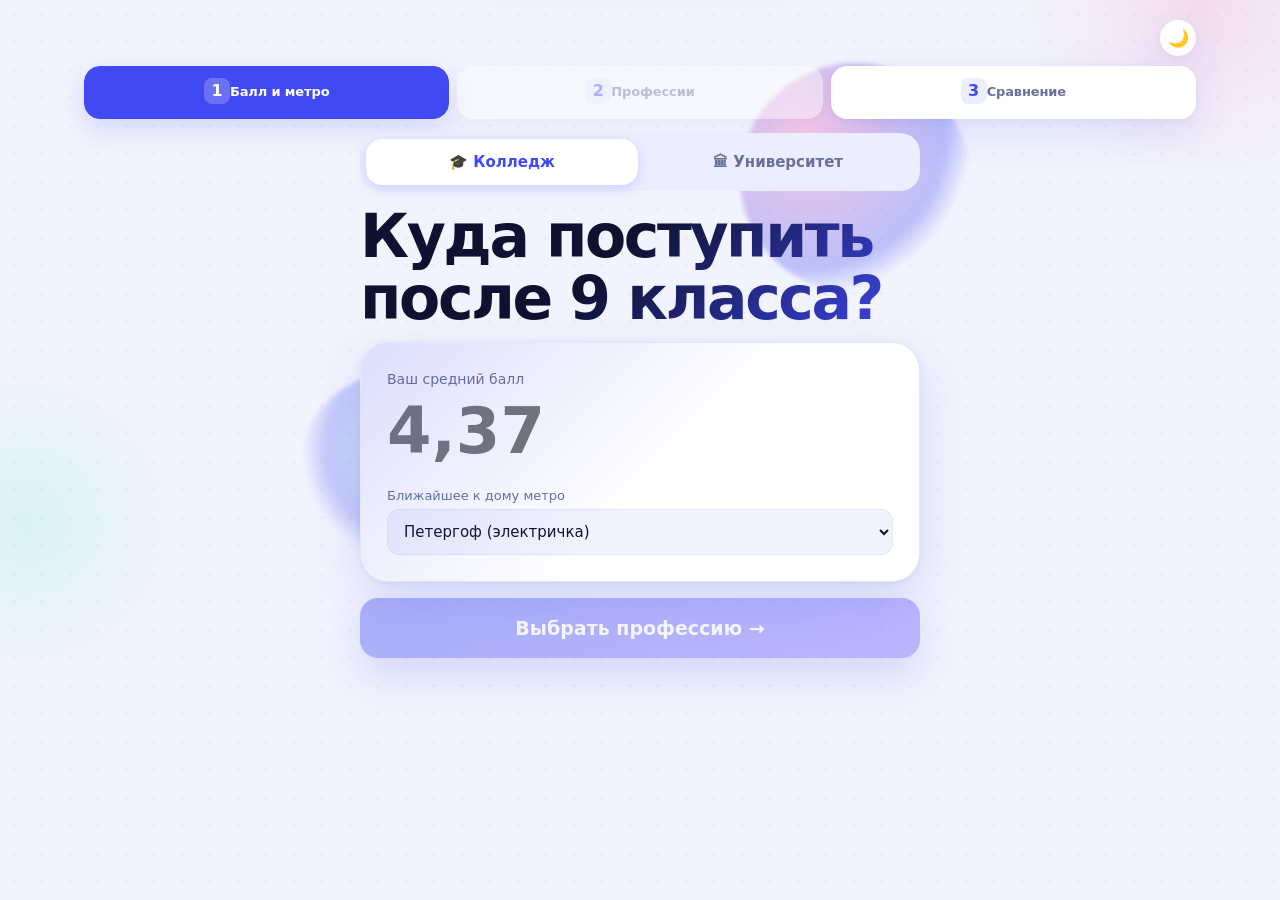
<file: index.html>
<!DOCTYPE html>
<html lang="ru"><head>
<meta charset="utf-8">
<meta name="viewport" content="width=device-width,initial-scale=1,viewport-fit=cover">
<title>Куда поступить: колледжи и вузы Санкт-Петербурга</title>
<meta name="description" content="Подбор колледжей и вузов Санкт-Петербурга по среднему баллу или баллам ЕГЭ и выбранной профессии. Демо-версия.">
<meta property="og:type" content="website">
<meta property="og:title" content="Куда поступить: колледжи и вузы Санкт-Петербурга">
<meta property="og:description" content="Подбор колледжей и вузов Санкт-Петербурга по среднему баллу или баллам ЕГЭ и выбранной профессии. Демо-версия.">
<link rel="stylesheet" href="css/style.css">
</head><body><div id="app"></div>
<script src="data/data.js"></script>
<script src="js/app.js"></script>
</body></html>
</file>
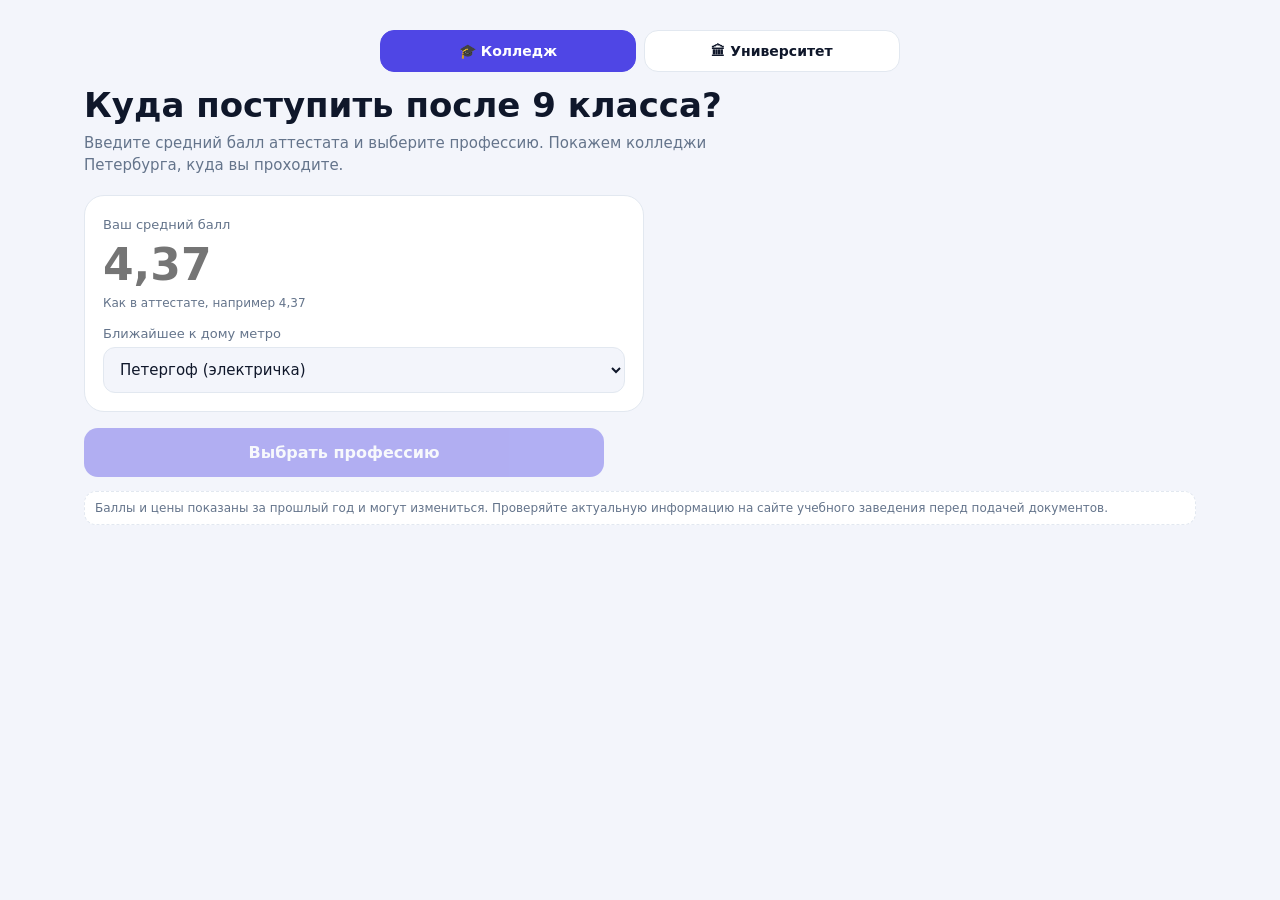
<file: index-minimal-design (2).html>
<!DOCTYPE html>
<html lang="ru"><head>
<meta charset="utf-8">
<meta name="viewport" content="width=device-width,initial-scale=1,viewport-fit=cover">
<title>Куда поступить: колледжи и вузы Санкт-Петербурга</title>
<style>
:root{--bg:#f3f5fb;--card:#fff;--tx:#0f172a;--mu:#64748b;--bd:#e2e8f0;--ac:#4f46e5;--ok:#16a34a;--mid:#d97706;--no:#dc2626;box-sizing:border-box;padding-top:env(safe-area-inset-top,0px);padding-bottom:env(safe-area-inset-bottom,0px)}
@media(prefers-color-scheme:dark){:root{--bg:#0b1020;--card:#161d33;--tx:#f1f5f9;--mu:#94a3b8;--bd:#273049;--ac:#818cf8}}
html{scroll-padding-top:env(safe-area-inset-top,0px)}
*{box-sizing:border-box;margin:0;padding:0;font-family:system-ui,-apple-system,"Segoe UI",Roboto,sans-serif}
body{background:var(--bg);color:var(--tx);display:flex;justify-content:center;min-height:100vh}
#app{width:100%;max-width:460px;padding:16px 16px 28px}
.top{display:flex;align-items:center;gap:10px;margin-bottom:14px;min-height:36px}
.back{background:var(--card);border:1px solid var(--bd);color:var(--tx);width:36px;height:36px;border-radius:12px;font-size:18px;cursor:pointer}
.dots{display:flex;gap:6px;margin-left:auto}.dots i{width:22px;height:5px;border-radius:3px;background:var(--bd)}.dots i.on{background:var(--ac)}
.demo{font-size:12px;line-height:1.4;color:var(--mu);background:var(--card);border:1px dashed var(--bd);border-radius:12px;padding:8px 10px;margin-bottom:14px}
h1{font-size:28px;line-height:1.15;margin-bottom:8px}
.sub{color:var(--mu);font-size:15px;line-height:1.45;margin-bottom:18px}
.sb{background:var(--card);border:1px solid var(--bd);border-radius:20px;padding:18px}
.sb label{font-size:13px;color:var(--mu)}
.sb input{width:100%;font-size:44px;font-weight:800;border:none;background:none;color:var(--tx);outline:none;margin:6px 0}
.hint{font-size:12px;color:var(--mu);min-height:16px}.err{color:var(--no)}
.btn{width:100%;margin-top:16px;padding:15px;border:none;border-radius:14px;background:var(--ac);color:#fff;font-size:16px;font-weight:700;cursor:pointer}
.btn:disabled{opacity:.4;cursor:default}.btn.alt{background:var(--card);color:var(--tx);border:1px solid var(--bd)}
.grid{display:grid;grid-template-columns:1fr 1fr;gap:12px}
.pc{border:none;text-align:left;color:#fff;border-radius:20px;padding:14px;cursor:pointer;min-height:176px;display:flex;flex-direction:column;gap:6px;transition:transform .15s}
.pc:active{transform:scale(.97)}.pc b{font-size:16px}.pc span{font-size:12px;line-height:1.35;opacity:.93;flex:1}
.pc em{font-style:normal;font-size:12px;background:rgba(0,0,0,.28);padding:4px 8px;border-radius:10px;align-self:flex-start}.pc .e{font-size:30px}
.bar{display:flex;justify-content:space-between;align-items:center;font-size:13px;color:var(--mu);margin-bottom:8px;gap:8px}
.bar label{display:flex;gap:6px;align-items:center;cursor:pointer}
.stack{position:relative;height:620px}
.card{position:absolute;inset:0;background:var(--card);border:1px solid var(--bd);border-radius:24px;overflow:hidden;touch-action:pan-y;user-select:none;transition:transform .22s,opacity .22s,box-shadow .15s;display:flex;flex-direction:column;cursor:grab}
.card.nx{transform:scale(.95) translateY(12px);opacity:.7;pointer-events:none}
.card.l{box-shadow:0 0 0 3px var(--ok)}.card.r{box-shadow:0 0 0 3px var(--no)}
.hd{height:116px;display:flex;align-items:center;justify-content:center;font-size:54px;position:relative;color:#fff}
.tg{position:absolute;top:12px;font-size:11px;font-weight:700;padding:4px 9px;border-radius:10px;background:rgba(0,0,0,.35)}
.tg.a{left:12px}.tg.b{right:12px}
.bd{padding:14px 16px;display:flex;flex-direction:column;gap:8px;flex:1}
.bd h3{font-size:19px;line-height:1.2}.bd p{font-size:13px;color:var(--mu)}
.st{display:grid;grid-template-columns:1fr 1fr;gap:8px}
.st div{background:var(--bg);border-radius:12px;padding:8px 10px}.st small{display:block;font-size:11px;color:var(--mu)}.st b{font-size:16px}
.ch{font-size:12px;font-weight:700;padding:5px 10px;border-radius:10px;align-self:flex-start;color:#fff}
.ch.ok{background:var(--ok)}.ch.mid{background:var(--mid)}.ch.no{background:var(--no)}
.fl{font-size:12px;color:var(--mid)}
.act{display:flex;gap:10px;margin-top:16px}.act button{flex:1;padding:14px;border:none;border-radius:14px;font-size:20px;cursor:pointer;color:#fff}
.act .u{background:var(--card);color:var(--tx);border:1px solid var(--bd);flex:.6}.act .n{background:var(--no)}.act .y{background:var(--ok)}
.link{background:none;border:none;color:var(--ac);font-size:14px;font-weight:600;cursor:pointer;margin-top:14px;width:100%}
.row{background:var(--card);border:1px solid var(--bd);border-radius:16px;padding:12px 14px;margin-bottom:10px;display:flex;gap:10px;align-items:center}
.row div{flex:1;font-size:13px;line-height:1.45;color:var(--mu)}.row b{font-size:15px;color:var(--tx)}
.x{background:none;border:none;color:var(--mu);font-size:18px;cursor:pointer}
.empty{text-align:center;color:var(--mu);padding:60px 10px;line-height:1.5}
.bd .ds{color:var(--tx);font-size:13px;line-height:1.35}
.sel{width:100%;margin-top:6px;padding:12px;border-radius:12px;border:1px solid var(--bd);background:var(--bg);color:var(--tx);font-size:15px}.swTabs{display:flex;gap:8px;margin-bottom:14px}.swTabs button{flex:1;padding:12px 10px;border-radius:14px;border:1px solid var(--bd);background:var(--card);color:var(--tx);font-size:14px;font-weight:700;cursor:pointer;transition:all .2s}.swTabs button.on{background:var(--ac);color:#fff;border-color:var(--ac)}.kb{display:inline-block;font-size:12px;font-weight:700;color:var(--ac);background:var(--card);border:1px solid var(--bd);padding:5px 11px;border-radius:10px;margin-bottom:10px}
.fab{position:fixed;right:16px;bottom:calc(16px + env(safe-area-inset-bottom,0px));background:var(--ac);color:#fff;border:none;border-radius:28px;padding:12px 16px;font-size:15px;font-weight:700;box-shadow:0 6px 20px rgba(0,0,0,.3);cursor:pointer;z-index:5}
.ov{position:fixed;inset:0;background:rgba(0,0,0,.55);z-index:10;display:flex;align-items:flex-end;justify-content:center}
.sh{background:var(--card);border-radius:24px 24px 0 0;width:100%;max-width:520px;max-height:80vh;overflow:auto;padding:16px}
.sh h2{font-size:18px;margin-bottom:10px;display:flex;justify-content:space-between}
.tb{width:100%;border-collapse:collapse;font-size:12px;display:block;overflow-x:auto}
.tb th{color:var(--mu);font-weight:600;text-align:left;padding:6px 8px;white-space:nowrap}.tb td{padding:8px;border-top:1px solid var(--bd);white-space:nowrap}
.tb td.b{color:var(--ok);font-weight:700}
@keyframes up{from{opacity:0;transform:translateY(40px) scale(.96)}to{opacity:1;transform:none}}
@keyframes gr{from{width:0}}
@keyframes pop{from{transform:scale(0)}to{transform:none}}
.fab{animation:pop .4s both}
.cc{background:var(--card);border:1px solid var(--bd);border-radius:20px;margin-bottom:14px;overflow:hidden;animation:up .55s cubic-bezier(.2,.8,.2,1) both}
.ch2{display:flex;gap:12px;align-items:center;padding:14px;color:#fff}.ch2 .em{font-size:30px}.ch2 div{flex:1}.ch2 b{display:block;font-size:15px}.ch2 small{opacity:.85;font-size:12px}.x.w{color:#fff}
.tgs{display:flex;flex-wrap:wrap;gap:6px;padding:10px 14px 0}.tgs span{background:rgba(22,163,74,.15);color:var(--ok);font-size:12px;font-weight:700;padding:4px 9px;border-radius:12px}
.ms{padding:10px 14px}.mt{margin-bottom:9px}.ml{display:flex;justify-content:space-between;font-size:12px;color:var(--mu);margin-bottom:3px}.ml b{color:var(--tx)}.ml b.bs{color:var(--ok)}
.bt{height:7px;background:var(--bd);border-radius:4px;overflow:hidden}.bt i{display:block;height:100%;background:var(--ac);border-radius:4px;animation:gr .9s .3s cubic-bezier(.2,.8,.2,1) both}.bt i.bs{background:var(--ok)}
.mo{width:100%;background:none;border:none;border-top:1px solid var(--bd);padding:12px;color:var(--ac);font-weight:600;font-size:14px;cursor:pointer}.mo span{display:inline-block;transition:transform .3s}.op .mo span{transform:rotate(180deg)}
.more{display:grid;grid-template-rows:0fr;transition:grid-template-rows .45s ease}.op .more{grid-template-rows:1fr}.mi{overflow:hidden;padding:0 14px;font-size:13px;line-height:1.5;color:var(--mu)}.op .mi{padding-bottom:14px}
.mi h4{color:var(--tx);font-size:14px;margin:10px 0 3px}.src{font-size:11px;font-style:italic;margin-top:10px}
.nx2{margin-top:14px}.nx2 .btn{margin-top:8px}
.chips{display:flex;gap:8px;overflow-x:auto;margin-bottom:12px;padding-bottom:4px}.chip{flex:none;border:1px solid var(--bd);background:var(--card);color:var(--tx);border-radius:20px;padding:8px 12px;font-size:13px;cursor:pointer;transition:all .25s}.chip.on{background:var(--ac);color:#fff;border-color:var(--ac)}
.cols{display:flex;gap:12px;overflow-x:auto;scroll-snap-type:x mandatory;margin:0 -16px 12px;padding:0 16px 8px;align-items:flex-start}.col{flex:0 0 88%;scroll-snap-align:center}.col:only-child{flex-basis:100%}
.colh{color:#fff;font-weight:700;padding:11px 14px;border-radius:14px;margin-bottom:10px;display:flex;justify-content:space-between;animation:up .5s both}.colh small{opacity:.85}
.chips.st{position:sticky;top:0;z-index:4;background:var(--bg);padding:8px 0;margin-bottom:8px;scrollbar-width:none}.chips::-webkit-scrollbar,.cols::-webkit-scrollbar{display:none}
.cols{position:relative;scrollbar-width:none}
.chips.st{position:static;padding:0 0 4px}
@keyframes vanish{40%{opacity:.8;transform:scale(.6)}to{opacity:0;transform:scale(.05);height:0;margin-bottom:0;border-radius:50%}}
.cc.out{animation:vanish .38s cubic-bezier(.6,0,.4,1) forwards;overflow:hidden;pointer-events:none}
.na .cc,.na .colh,.na .bt i,.na .fab{animation:none}
.nav{display:flex;align-items:center;gap:8px;margin-bottom:10px}.nav .chips{flex:1;min-width:0;margin:0}.ar{flex:none;width:40px;height:40px;border-radius:50%;border:1px solid var(--bd);background:var(--card);color:var(--tx);font-size:24px;line-height:1;cursor:pointer;transition:transform .15s,background .2s}.ar:hover{background:var(--ac);color:#fff}.ar:active{transform:scale(.88)}
.cc.out{will-change:transform,height}
.chips.st{position:relative}
.pi{background:var(--card);border:1px solid var(--bd);border-radius:18px;padding:16px;margin-top:14px;animation:up .45s both}.pi h3{font-size:18px;margin-bottom:4px}.pi h4{font-size:13px;color:var(--ac);margin:10px 0 2px}.pi p{font-size:14px;line-height:1.5;color:var(--tx)}.pi .btn{margin-top:14px}
.steps{display:flex;gap:6px;margin-bottom:14px}.stp{flex:1;border:1px solid var(--bd);background:var(--card);color:var(--mu);border-radius:12px;padding:8px 4px;font-size:12px;line-height:1.2;cursor:pointer;transition:all .25s}.stp b{display:block;font-size:15px;color:var(--tx)}.stp.on{background:var(--ac);color:#fff;border-color:var(--ac)}.stp.on b{color:#fff}.stp.dn{border-color:var(--ac);color:var(--ac)}.stp:disabled{opacity:.4;cursor:default}
.pc{position:relative}.inf{position:absolute;top:10px;right:10px;width:32px;height:32px;border-radius:50%;background:rgba(0,0,0,.3);display:flex;align-items:center;justify-content:center;font-size:16px}
.dwo{position:fixed;inset:0;background:rgba(0,0,0,.45);z-index:20;display:flex;justify-content:flex-end;animation:fd .25s both}.dw{width:min(420px,100%);height:100%;background:var(--card);padding:20px;overflow:auto;animation:sl .35s cubic-bezier(.2,.8,.2,1) both}
@keyframes sl{from{transform:translateX(100%)}}@keyframes su{from{transform:translateY(100%)}}@keyframes fd{from{opacity:0}}
@media(max-width:600px){.dwo{align-items:flex-end}.dw{height:auto;max-height:85vh;border-radius:22px 22px 0 0;animation-name:su}}
.dw h3{font-size:22px}.dw h4{font-size:13px;color:var(--ac);margin:14px 0 3px}.dw p{font-size:14px;line-height:1.55}
.act .u{flex:1.6;font-size:15px;font-weight:700}.act button:disabled{opacity:.35;cursor:default}
.card{perspective:1200px}.in{position:absolute;inset:0;transform-style:preserve-3d;transition:transform .55s cubic-bezier(.3,.7,.2,1)}.card.fp .in{transform:rotateY(180deg)}
.face{position:absolute;inset:0;backface-visibility:hidden;-webkit-backface-visibility:hidden;display:flex;flex-direction:column;border-radius:24px;overflow:hidden;background:var(--card)}.face.bk{transform:rotateY(180deg);padding:18px;overflow:auto;display:block}
.br{display:flex;justify-content:space-between;gap:10px;padding:8px 0;border-top:1px solid var(--bd);font-size:13px}.br span{color:var(--mu)}.br b{text-align:right}
.flp{margin-top:auto;border:1.5px solid var(--ac);color:var(--ac);border-radius:12px;padding:10px;text-align:center;font-size:14px;font-weight:700}.face.bk .flp{margin-top:14px}
.srt{display:flex;align-items:center;gap:8px;margin-bottom:10px;font-size:13px;color:var(--mu)}.srt .sel{margin:0;flex:1}
@media(min-width:900px){#app{max-width:960px;padding:30px 34px 44px}h1{font-size:34px}.grid{grid-template-columns:repeat(4,1fr)}.sb{max-width:560px}.sub{max-width:640px}.btn{max-width:520px}.stack,.bar,.act,.nx2,.swTabs{max-width:520px;margin-left:auto;margin-right:auto}#lst{display:grid;grid-template-columns:1fr 1fr;gap:14px;align-items:start}#lst .cc{margin-bottom:0}.steps,.srt,.nav{max-width:720px}}
@media(min-width:1280px){#app{max-width:1180px}#lst{grid-template-columns:1fr 1fr 1fr}}
</style></head><body><div id="app"></div>
<script>
// Справочные данные (пока демонстрационные: реальная база колледжей и вузов будет добавлена позже)
const M='🩺 Нужна медсправка',D='🎨 Вступительное испытание: рисунок';
const P=[
{n:'Программист',e:'💻',g:'#6366f1,#0ea5e9',s:'Информационные системы и программирование',d:'Пишет программы, сайты и приложения. Много логики и работы за компьютером.'},
{n:'Медсестра / медбрат',e:'🩺',g:'#10b981,#0f766e',s:'Сестринское дело',d:'Помогает врачам и ухаживает за пациентами. Ответственность и работа с людьми.'},
{n:'Дизайнер',e:'🎨',g:'#ec4899,#7c3aed',s:'Дизайн (по отраслям)',d:'Делает визуал: графику, интерфейсы, интерьеры. Нужны вкус и портфолио.'},
{n:'Повар-кондитер',e:'🍰',g:'#f59e0b,#dc2626',s:'Поварское и кондитерское дело',d:'Готовит блюда и выпечку в ресторанах и кондитерских. Много практики.'},
{n:'Электрик',e:'⚡',g:'#eab308,#ea580c',s:'Монтаж и эксплуатация электрооборудования',d:'Монтирует и чинит электросети и оборудование. Востребован везде.'},
{n:'Бухгалтер',e:'📊',g:'#0ea5e9,#1d4ed8',s:'Экономика и бухгалтерский учёт',d:'Ведёт учёт денег и документов компании. Точность и аккуратность.'},
{n:'Автомеханик',e:'🚗',g:'#64748b,#0f172a',s:'Техническое обслуживание и ремонт автотранспорта',d:'Диагностирует и ремонтирует машины. Работа руками и с техникой.'},
{n:'Туризм и отели',e:'🧳',g:'#14b8a6,#2563eb',s:'Туризм и гостеприимство',d:'Организует поездки, работает в отелях и сервисе. Общение и языки.'}];
// предметы ЕГЭ по профессиям, актуально только для вузов (первые 3: для 3 экзаменов, 4-й добавляется при 4 экзаменах)
const EXS=[
['Математика','Информатика','Русский язык','Физика'],
['Биология','Химия','Русский язык','Математика'],
['Русский язык','Литература','Творческий экзамен','Обществознание'],
['Русский язык','Математика','Обществознание','Биология'],
['Математика','Физика','Русский язык','Информатика'],
['Математика','Обществознание','Русский язык','Информатика'],
['Русский язык','Математика','Физика','Обществознание'],
['Русский язык','Обществознание','История','Иностранный язык']];
// [название, метро, x, y, оценка качества, описание]
const C=[['Невский колледж цифровых технологий','Горьковская',0.5,3.5,4.6,'Лаборатории, партнёры из IT, практика со 2 курса.'],['Колледж информационных систем и связи','Московская',1,-7,4.3,'Сильная база по сетям и разработке, многие идут в вузы.'],['Петроградский медицинский колледж','Петроградская',-0.5,4,4.7,'Практика в городских больницах, высокое трудоустройство.'],['Колледж сервиса и гостеприимства','Академическая',4,9,4.2,'Учебные кухни и отель-тренажёр, стажировки в ресторанах.'],['Колледж дизайна и креативных индустрий','Василеостровская',-3,1.5,4.5,'Студии графики и интерьера, выставки студенческих работ.'],['Политехнический колледж энергетики','Площадь Мужества',3,10,4.1,'Мастерские и полигон электромонтажа, договоры с энергокомпаниями.'],['Колледж экономики и права','Сенная площадь',-0.5,-0.5,4,'Практика в бухгалтериях и банках, подготовка по 1С.'],['Автотранспортный колледж','Автово',-5,-8,4.2,'Автомастерские и диагностика, дуальное обучение.'],['Частный колледж «Вектор»','Невский проспект',1,0.5,3.9,'Небольшие группы, гибкий график, помощь с работой.'],['Частный колледж «Акцент»','Лесная',1.5,5.5,3.8,'Вечерние группы и много практики, гибкие сроки.'],['Колледж инфокоммуникаций','Купчино',3,-12,4.2,'Лаборатории сетей и серверов, олимпиады по программированию.'],['Академический колледж IT','Парнас',2,13,4.4,'Проекты с реальными заказчиками, мобильная разработка.'],['Колледж медицины и ухода','Улица Дыбенко',9,-3,4.1,'Симуляционный центр, практика в поликлиниках района.'],['Фармацевтический колледж','Чёрная речка',-1,6.5,4.4,'Лаборатории, стажировки в аптечных сетях.'],['Колледж искусств и моды','Гостиный двор',0,1,4.3,'Мастерские графики и одежды, конкурсы и показы.'],['Школа дизайна «Полотно»','Чернышевская',2,2,3.9,'Современные программы, наставники-практики (частный).'],['Колледж пищевых технологий','Лиговский проспект',1.5,-1,4.2,'Кондитерское производство, практика на заводах.'],['Колледж торговли и ресторанного дела','Спортивная',-1.5,3,4,'Профессиональные кухни, участие в кулинарных чемпионатах.'],['Электротехнический колледж','Ладожская',9,1.5,4.3,'Энергетический полигон, практика в сетевых компаниях.'],['Колледж промышленной автоматики','Выборгская',1,6,4.1,'Станки с ЧПУ, робототехника, WorldSkills.'],['Финансово-экономический колледж','Владимирская',1.5,-1.5,4.3,'Банки, налоги и 1С, практика в бизнес-центрах.'],['Колледж предпринимательства','Приморская',-6,6,3.9,'Бизнес-симуляторы, стажировки в малом бизнесе.'],['Технический колледж автомобилей','Ломоносовская',6,-8,4,'Диагностика и кузовной ремонт, партнёры: автосалоны.'],['Колледж транспорта и логистики','Проспект Ветеранов',-7,-10,4.3,'Сервис грузового транспорта, дуальное обучение.'],['Колледж туризма и сервиса «Балтика»','Адмиралтейская',-1.5,-1.5,4.4,'Языки, практика в отелях и турагентствах.'],['Гостиничный колледж','Парк Победы',1,-5.5,4.1,'Учебный отель, обслуживание мероприятий.']];
const H={'Петергоф (электричка)':[-22,-14],'Проспект Ветеранов':[-7,-10],'Автово':[-5,-8],'Московская':[1,-7],'Купчино':[3,-12],'Невский проспект':[1,0.5],'Лесная':[1.5,5.5],'Парнас':[2,13],'Приморская':[-6,6],'Ладожская':[9,1.5],'Девяткино':[14,12]};
// [профессия, колледж, средний балл аттестата прошлого года, бюджет(1/0), цена в год, пометка]
const O=[[0,0,4.62,1,0],[0,1,4.48,1,0],[0,10,4.3,1,0],[0,11,4.55,1,0],[0,8,3.6,0,185000],[0,9,3.5,0,165000],[0,11,3.8,0,170000],[1,2,4.71,1,0,M],[1,12,4.35,1,0,M],[1,13,4.5,1,0,M],[1,2,3.9,0,135000,M],[1,9,3.5,0,120000,M],[2,4,4.35,1,0,D],[2,14,4.2,1,0,D],[2,15,3.5,0,210000,D],[2,4,3.8,0,175000,D],[2,8,3.5,0,190000,D],[3,3,4.1,1,0],[3,16,3.9,1,0],[3,17,4.0,1,0],[3,3,3.6,0,125000],[3,9,3.5,0,150000],[4,5,4.2,1,0],[4,18,4.1,1,0],[4,19,4.3,1,0],[4,1,3.7,0,110000],[4,8,3.5,0,125000],[5,6,4.55,1,0],[5,20,4.4,1,0],[5,21,3.9,1,0],[5,6,3.8,0,128000],[5,8,3.5,0,140000],[6,7,4.0,1,0],[6,22,4.0,1,0],[6,23,4.2,1,0],[6,9,3.5,0,118000],[6,23,3.6,0,105000],[7,3,4.3,1,0],[7,24,4.4,1,0],[7,25,4.1,1,0],[7,6,4.2,1,0],[7,8,3.5,0,155000]];
// то же самое, но для вузов; порог указан как сумма баллов ЕГЭ при 3 экзаменах (из 300)
const UC=[['СПбГУ','Василеостровская',-3,1.5,4.8,'Старейший университет города с сильными гуманитарными и естественными направлениями.'],['СПбПУ Петра Великого','Политехническая',4,10,4.6,'Крупный инженерный университет с тесными партнёрствами с промышленностью.'],['Университет ИТМО','Чкаловская',-4,-1,4.9,'Лидер по ИТ-направлениям, сильная связь с индустрией и стартапами.'],['СПбГЭТУ «ЛЭТИ»','Петроградская',-2,3,4.5,'Электротехнический университет с фокусом на электронике и приборостроении.'],['СЗГМУ им. Мечникова','Пионерская',-8,-2,4.6,'Медицинский университет с клинической базой в городских больницах.'],['СПбГЭУ','Садовая',0,0,4.3,'Экономический университет с сильной подготовкой по финансам и учёту.'],['РГПУ им. Герцена','Чернышевская',2,2,4.4,'Педагогический университет с направлениями дизайна и искусств.'],['СПбГУПТД','Фрунзенская',-1,-4,4.2,'Университет дизайна и технологий с сильной творческой школой.'],['СПбГУАП','Чкаловская',-3,-1.5,4.1,'Технический университет с направлениями сервиса и управления.']];
const UO=[[0,2,270,1,0],[0,1,250,1,0],[0,2,180,0,320000],[0,1,160,0,260000],[1,4,210,1,0,M],[1,4,150,0,180000,M],[2,7,230,1,0,D],[2,6,215,1,0,D],[2,7,160,0,240000,D],[4,3,220,1,0],[4,1,205,1,0],[4,3,150,0,190000],[5,5,215,1,0],[5,0,235,1,0],[5,5,150,0,170000],[7,8,195,1,0],[7,6,180,1,0],[7,8,140,0,150000]];
const PI=[['Пишет программы, сайты и приложения, исправляет ошибки и придумывает, как всё это будет работать. Работает за компьютером, часто в команде, может удалённо.','Подойдёт, если вам интересно разбираться в технике, нравится логика и не страшно долго сидеть за ПК.','Колледж или вуз даёт базу, а дальше многое зависит от самообучения и собственных проектов.'],['Помогает врачу, ухаживает за больными, делает уколы и перевязки, следит за состоянием пациентов.','Подойдёт, если вас вдохновляет помогать людям и вы спокойны в стрессовых ситуациях. Работа всегда нужна.','Сменный график, большая ответственность, нужна медсправка при поступлении.'],['Рисует интерфейсы, логотипы, постеры и интерьеры: превращает идею заказчика в красивую и понятную картинку.','Подойдёт, если вы замечаете детали, есть вкус и хочется делать вещи, которые видит много людей.','Часто нужны портфолио и вступительное испытание по рисунку.'],['Готовит блюда и выпечку, следит за качеством продуктов и чистотой на кухне, работает в ресторанах, кафе, на производстве.','Подойдёт, если нравится создавать что-то руками и видеть результат сразу.','Работа на ногах, жара и темп, график часто сменный.'],['Монтирует и чинит проводку, щитки, освещение и оборудование, находит неисправности.','Подойдёт, если вы аккуратны, любите разбираться, как устроены устройства, и цените понятный результат.','Важны техника безопасности и внимательность: ошибка может быть опасной.'],['Ведёт учёт денег компании, счета, налоги и отчёты, часто в программе 1С.','Подойдёт, если вы усидчивы, любите порядок и цифры, боитесь сложных таблиц меньше, чем хаоса.','Нужно следить за изменениями в налогах и законах, очень важна точность.'],['Диагностирует и ремонтирует машины: двигатель, подвеску, электрику, тормоза.','Подойдёт, если вам нравится техника и вы хотите работать руками и головой одновременно.','Работа физическая, придётся мириться с маслом и грязью, зато навык всегда нужен.'],['Организует поездки, бронирует отели, встречает гостей, консультирует и решает их проблемы.','Подойдёт, если вам легко даётся общение, интересны языки и путешествия.','Много общения с людьми, иногда стресс и неровный график; английский очень пригодится.']];
// =========================================================================
let S;function reset(){S={v:'score',kind:'college',examN:3,scoreC:null,scoreU:null,p:null,all:true,sw:[],fav:{college:[],uni:[]},home:S?S.home:'Петергоф (электричка)'}}reset();
const $=document.getElementById('app');
const f=n=>n.toFixed(2).replace('.',',');
const fi=n=>String(Math.round(n));
function thr(o){return o[2]*(S.examN/3)}
function scoreVal(o){return S.kind==='uni'?thr(o):o[2]}
function curScore(){return S.kind==='uni'?S.scoreU:S.scoreC}
function reach(o){const cs=curScore();return cs!==null&&cs>=scoreVal(o)}
function fa(){return S.fav[S.kind]}
function setFa(a){S.fav[S.kind]=a}
function curC(){return S.kind==='uni'?UC:C}
function curO(){return S.kind==='uni'?UO:O}
function KW(){return S.kind==='uni'?{one:'вуз',gen:'вуза',plOf:'вузов',cap:'Вузов',action:'вузы',afterGrade:'11'}:{one:'колледж',gen:'колледжа',plOf:'колледжей',cap:'Колледжей',action:'колледжи',afterGrade:'9'}}
function queue(){return curO().map((o,i)=>[o,i]).filter(([o,i])=>o[0]===S.p&&!S.sw.some(s=>s.i===i)&&!fa().includes(i)&&(S.all||reach(o))).sort((a,b)=>{const ra=reach(a[0]),rb=reach(b[0]);if(ra!==rb)return ra?-1:1;if(ra)return b[0][3]-a[0][3]||b[0][2]-a[0][2];return a[0][2]-b[0][2]})}
const tmin=c=>{const h=H[S.home];return Math.round(12+Math.hypot(c[2]-h[0],c[3]-h[1])*2.2)};
function hdr(){const cur={score:0,prof:1,cards:1,fav:2}[S.v],T=[S.kind==='uni'?'Баллы ЕГЭ и метро':'Балл и метро','Профессии','Сравнение'];const badge=S.v!=='score'?`<div class="kb">${S.kind==='uni'?'🏛 Вузы':'🎓 Колледжи'}</div>`:'';return badge+`<div class="steps">${T.map((t,i)=>`<button class="stp ${i===cur?'on':i<cur?'dn':''}" ${i===1&&curScore()===null?'disabled':''} onclick="goStep(${i})"><b>${i+1}</b>${t}${i===2&&fa().length?' · '+fa().length:''}</button>`).join('')}</div>`}
function goStep(i){S.pv=undefined;go(['score','prof','fav'][i])}
function back(o,c,p){const isUni=S.kind==='uni',sv=scoreVal(o),scoreLabel=isUni?'Балл ЕГЭ*':'Средний балл*',scoreValue=isUni?fi(sv):f(sv);const r=[['Метро','м. '+c[1]],['Специальность',p.s],['Цена в год',o[3]?'бесплатно (бюджет)':o[4].toLocaleString('ru-RU')+' ₽'],[scoreLabel,scoreValue],['Качество образования','⭐ '+f(c[4])+' из 5'],['В пути от «'+S.home+'»','~'+tmin(c)+' мин']];return `<h3 style="font-size:17px;margin-bottom:6px">${c[0]}</h3><p style="font-size:13px;color:var(--mu);margin-bottom:10px">${c[5]}</p>${r.map(x=>`<div class="br"><span>${x[0]}</span><b>${x[1]}</b></div>`).join('')}${o[5]?`<div class="fl" style="margin-top:8px">${o[5]}</div>`:''}<p style="font-size:11px;color:var(--mu);margin-top:10px">Проверяйте актуальные условия на официальном сайте.</p><div class="flp">↩ Вернуться к карточке</div>`}
function info(){if(S.pv===undefined)return '';const p=P[S.pv],t=PI[S.pv],kw=KW();const n=curO().filter((o,k)=>o[0]===S.pv&&!fa().includes(k)).length;const isUni=S.kind==='uni';const subjBlock=isUni?`<h4>Обычно сдают ЕГЭ по предметам</h4><p>${EXS[S.pv].slice(0,S.examN).join(', ')}</p>`:'';return `<div class="dwo" onclick="S.pv=undefined;render()"><aside class="dw" onclick="event.stopPropagation()"><div style="display:flex;justify-content:space-between;align-items:center"><h3>${p.e} ${p.n}</h3><button class="x" onclick="S.pv=undefined;render()" aria-label="Закрыть">✕</button></div><button class="btn" onclick="pick(${S.pv})">Смотреть ${kw.action}${n?' · '+n:''}</button><h4>Что делает</h4><p>${t[0]}</p><h4>Почему может подойти</h4><p>${t[1]}</p><h4>Что важно знать</h4><p>${t[2]}</p>${subjBlock}</aside></div>`}
function selP(i){S.pv=i;render();const e=document.getElementById('pinfo');if(e)e.scrollIntoView({behavior:'smooth',block:'nearest'})}
function setTab(p){S.tab=p;render()}
const disclaimer='<div class="demo">Баллы и цены показаны за прошлый год и могут измениться. Проверяйте актуальную информацию на сайте учебного заведения перед подачей документов.</div>';
function go(v){S.v=v;render();scrollTo(0,0)}
function chk(v){const el=document.getElementById('sc'),hintEl=document.getElementById('hint'),goEl=document.getElementById('go');
if(S.kind==='uni'){v=String(v).replace(/[^0-9]/g,'').slice(0,3);if(el&&el.value!==v)el.value=v;const n=v===''?null:parseInt(v,10),max=S.examN*100,ok=n!==null&&n>=0&&n<=max;S.scoreU=ok?n:null;goEl.disabled=!ok;hintEl.className='hint'+(v&&!ok?' err':'');hintEl.textContent=v&&!ok?('Введите число от 0 до '+max):('Сумма баллов за все экзамены, максимум '+max)}
else{v=String(v).replace(/[^0-9.,]/g,'').replace(/^(\d*[.,]?\d{0,2}).*$/,'$1');if(el&&el.value!==v)el.value=v;const n=parseFloat(String(v).replace(',','.')),ok=!isNaN(n)&&n>=3&&n<=5;S.scoreC=ok?Math.round(n*100)/100:null;goEl.disabled=!ok;hintEl.className='hint'+(v&&!ok?' err':'');hintEl.textContent=v&&!ok?'Введите число от 3,00 до 5,00':'Как в аттестате, например 4,37'}}
function setExamN(n){S.examN=n;if(S.scoreU!==null&&S.scoreU>n*100)S.scoreU=null;render()}
function setKind(k){if(S.kind===k)return;S.kind=k;S.p=null;S.sw=[];S.pv=undefined;render()}
function pick(p){S.pv=undefined;S.p=p;S.sw=[];go('cards')}
function fly(l){const c=document.querySelector('.card:not(.nx)');if(!c)return;c.style.transform=`translateX(${l?520:-520}px) rotate(${l?20:-20}deg)`;c.style.opacity=0;setTimeout(()=>act(l),200)}
function act(l){const q=queue();if(!q.length)return;const i=q[0][1];S.sw.push({i,l});if(l&&!fa().includes(i))fa().push(i);render()}
function undo(){const s=S.sw.pop();if(!s)return;if(s.l)setFa(fa().filter(x=>x!==s.i));render()}
function del(i){setFa(fa().filter(x=>x!==i));render()}
function card(o,i,nx){const p=P[o[0]],c=curC()[o[1]],isUni=S.kind==='uni',curS=curScore(),sv=scoreVal(o),d=curS-sv;
const cl=isUni?(d>=15?['ok','Высокие шансы']:d>=0?['mid','Шансы средние']:['no','Не хватает '+fi(-d)+' баллов']):(d>=.15?['ok','Высокие шансы']:d>=0?['mid','Шансы средние']:['no','Не хватает '+f(-d)]);
const svFmt=isUni?fi(sv):f(sv);
return `<div class="card${nx?' nx':''}" data-i="${i}"><div class="in"><div class="face fr"><div class="hd" style="background:linear-gradient(135deg,${p.g})">${p.e}<span class="tg a">${o[3]?'БЮДЖЕТ':'ПЛАТНОЕ'}</span></div><div class="bd"><h3>${c[0]}</h3><p>${p.s}</p><p>🚇 м. ${c[1]}</p><p class="ds">${c[5]}</p><div class="st"><div><small>${o[3]?'Проходной балл*':'Мин. балл*'}</small><b>${svFmt}</b></div><div><small>Цена в год</small><b>${o[3]?'бесплатно':o[4].toLocaleString('ru-RU')+' ₽'}</b></div><div><small>Качество образования</small><b>⭐ ${f(c[4])}</b></div><div><small>В пути от: ${S.home}</small><b>~${tmin(c)} мин</b></div></div><span class="ch ${cl[0]}">${cl[1]}</span>${o[5]?`<div class="fl">${o[5]}</div>`:''}<p style="font-size:11px">* прошлый год</p><div class="flp">ⓘ Подробнее</div></div></div><div class="face bk">${back(o,c,p)}</div></div></div>`}
function bind(el){let sx=0,dx=0,dr=false;
el.addEventListener('pointerdown',e=>{dr=true;sx=e.clientX;el.setPointerCapture(e.pointerId);el.style.transition='none'});
el.addEventListener('pointermove',e=>{if(!dr)return;dx=e.clientX-sx;el.style.transform=`translateX(${dx}px) rotate(${dx*.05}deg)`;el.classList.toggle('l',dx>40);el.classList.toggle('r',dx<-40)});
el.addEventListener('pointerup',()=>{if(!dr)return;dr=false;el.style.transition='';if(Math.abs(dx)<6){el.style.transform='';el.classList.toggle('fp')}else if(Math.abs(dx)>110)fly(dx>0);else{el.style.transform='';el.classList.remove('l','r')}dx=0})}
function render(){let h='';
if(S.v==='score'){const kw=KW(),isUni=S.kind==='uni',curS=curScore();
const examToggle=isUni?`<div class="swTabs"><button class="${S.examN===3?'on':''}" onclick="setExamN(3)">3 экзамена</button><button class="${S.examN===4?'on':''}" onclick="setExamN(4)">4 экзамена</button></div>`:'';
const label=isUni?`Сумма баллов ЕГЭ (максимум ${S.examN*100})`:'Ваш средний балл';
const placeholder=isUni?Math.round(S.examN*100*0.72):'4,37';
const inputmode=isUni?'numeric':'decimal';
const hintDefault=isUni?`Сумма баллов за все экзамены, максимум ${S.examN*100}`:'Как в аттестате, например 4,37';
const sub=isUni?`Введите сумму баллов ЕГЭ и выберите профессию. Покажем ${kw.action} Петербурга, куда вы проходите.`:`Введите средний балл аттестата и выберите профессию. Покажем ${kw.action} Петербурга, куда вы проходите.`;
const curVarName=isUni?'S.scoreU':'S.scoreC';
const curVal=curS!==null?(isUni?curS:f(curS)):'';
h=`<div class="swTabs"><button class="${S.kind==='college'?'on':''}" onclick="setKind('college')">🎓 Колледж</button><button class="${S.kind==='uni'?'on':''}" onclick="setKind('uni')">🏛 Университет</button></div><h1>Куда поступить после ${kw.afterGrade} класса?</h1><p class="sub">${sub}</p>${examToggle}<div class="sb"><label for="sc">${label}</label><input id="sc" inputmode="${inputmode}" placeholder="${placeholder}" autocomplete="off" value="${curVal}" oninput="chk(this.value)" onkeydown="if(event.key==='Enter'&&${curVarName}!==null)go('prof')"><div id="hint" class="hint">${hintDefault}</div><label for="hm" style="display:block;margin-top:14px;font-size:13px;color:var(--mu)">Ближайшее к дому метро</label><select id="hm" class="sel" onchange="S.home=this.value">${Object.keys(H).map(k=>`<option${k===S.home?' selected':''}>${k}</option>`).join('')}</select></div><button id="go" class="btn" ${curS===null?'disabled':''} onclick="go('prof')">Выбрать профессию</button><div style="height:14px"></div>`+disclaimer}
else if(S.v==='prof'){const kw=KW(),isUni=S.kind==='uni',curS=curScore();const scoreLine=isUni?`Ваши баллы: <b>${curS}</b> из ${S.examN*100}.`:`Ваш средний балл: <b>${f(curS)}</b>.`;h=hdr()+`<h1>Кем хотите стать?</h1><p class="sub">${scoreLine} Выберите профессию, чтобы увидеть ${kw.action}.</p><div class="grid">${P.map((p,i)=>{const total=curO().filter(o=>o[0]===i).length,n=curO().filter((o,k)=>o[0]===i&&!fa().includes(k)).length,m=curO().filter((o,k)=>o[0]===i&&reach(o)&&!fa().includes(k)).length;const stat=total===0?'Пока нет в базе':(n?kw.cap+': '+n+(m?' · проходите: '+m:''):'✓ Всё добавлено');return `<div class="pc" role="button" tabindex="0" style="background:linear-gradient(135deg,${p.g})" onclick="pick(${i})"><span class="inf" onclick="event.stopPropagation();selP(${i})" aria-label="О профессии">ℹ️</span><div class="e">${p.e}</div><b>${p.n}</b><span>${p.d}</span><em>${stat}</em></div>`}).join('')}</div>`+info()+(fa().length?`<button class="link" onclick="go('fav')">⚖️ Сравнить (${fa().length})</button>`:'')+'<div style="height:12px"></div>'+disclaimer}
else if(S.v==='cards'){const kw=KW(),p=P[S.p],total0=curO().filter(o=>o[0]===S.p).length;
if(!total0){h=hdr('prof')+`<div class="bar"><b style="color:var(--tx);font-size:16px">${p.e} ${p.n}</b></div><div class="empty">Пока нет ${kw.plOf} по этой профессии в нашей базе.<br>Попробуйте другую профессию или вернитесь позже.</div><button class="btn" onclick="go('prof')">← Выбрать другую профессию</button>`}
else{const q=queue();h=hdr('prof')+`<div class="bar"><b style="color:var(--tx);font-size:16px">${p.e} ${p.n}</b><label><input type="checkbox" ${S.all?'':'checked'} onchange="S.all=!this.checked;render()"> только где проходят мои баллы</label></div><div class="stack">${q.length?(q[1]?card(q[1][0],q[1][1],1):'')+card(q[0][0],q[0][1],0):`<div class="empty">🎉 Больше карточек нет: понравившиеся уже в сравнении.<br>Нажмите «Вернуть», чтобы пересмотреть, или выберите другую профессию.</div>`}</div><div class="act"><button class="u" onclick="undo()" ${S.sw.length?'':'disabled'}>↩ Вернуть</button><button class="n" onclick="fly(false)" aria-label="Нет">✕</button><button class="y" onclick="fly(true)" aria-label="Да">♥</button></div>${fa().length?`<div class="nx2"><button class="btn" onclick="go('fav')">⚖️ Сравнить выбранные (${fa().length})</button><button class="btn alt" onclick="go('prof')">← К другим профессиям</button></div>`:''}<p class="sub" style="font-size:12px;margin:8px 0 0;text-align:center">Свайп вправо: нравится. Влево: пропустить.</p>`}}
else{h=favView()}
$.classList.toggle('na',!!S.na);S.na=0;$.innerHTML=h+extra();wireCols();const t=document.querySelector('.card:not(.nx)');if(t)bind(t)}
function favView(){const isUni=S.kind==='uni',curS=curScore();
const R=fa().map(i=>{const o=curO()[i],c=curC()[o[1]];return{i,o,c,p:P[o[0]],pr:o[3]?0:o[4],sc:scoreVal(o),tm:tmin(c),q:c[4]}});
let h=hdr('prof')+`<h1>⚖️ Сравнение</h1><p class="sub">Выбрано: ${R.length}. Нажмите «Подробнее», чтобы прочитать больше.</p>`;
if(!R.length)return h+`<div class="empty">Пока пусто. Нажимайте ♥ на карточках.</div><button class="btn" onclick="go('prof')">Выбрать профессию</button>`;
let G=R,many=R.length>1;const mn=k=>Math.min(...G.map(r=>r[k])),mx=k=>Math.max(...G.map(r=>r[k]));
const scLabel=isUni?'Балл ЕГЭ*':'Средний балл*',scFmt=v=>isUni?fi(v):f(v);
const bar=(l,v,b,pc)=>`<div class="mt"><div class="ml"><span>${l}</span><b class="${b?'bs':''}">${v}</b></div><div class="bt"><i class="${b?'bs':''}" style="width:${Math.max(6,pc)}%"></i></div></div>`;
const cardOf=(r,k)=>{const bp=r.pr===mn('pr'),bs=r.sc===mn('sc'),bt=r.tm===mn('tm'),bq=r.q===mx('q');
const tg=[[r.rk===0&&(S.sort||'best')==='best','Лучший для вас','🏆'],[bp,r.pr?'Лучшая цена':'Бесплатно','💸'],[bt,'Ближе всего к дому','📍'],[bq,'Лучшая оценка','⭐'],[bs,'Проще по баллам','🎯']].filter(a=>a[0]&&many);
const why=tg.length?'Из выбранных вариантов здесь: '+tg.map(a=>a[1].toLowerCase()).join(', ')+'.':many?'Сбалансированный вариант: нет явных рекордов, но и слабых мест тоже.':'Пока это единственный выбранный вариант, добавьте ещё, чтобы сравнить.';
const prog=r.o[3]?(isUni?'бюджетное: места распределяются по результатам ЕГЭ, в прошлом году проходной балл был '+fi(r.sc)+' из '+(S.examN*100)+'.':'бюджетное: места распределяются по среднему баллу аттестата, в прошлом году проходной балл был '+f(r.sc)+'.'):(isUni?'платное: '+r.o[4].toLocaleString('ru-RU')+' ₽ в год, минимальный балл ЕГЭ для зачисления '+fi(r.sc)+'.':'платное: '+r.o[4].toLocaleString('ru-RU')+' ₽ в год, минимальный балл для зачисления '+f(r.sc)+'.');
const prac=isUni?'Учебный план сочетает лекции и практику: со старших курсов студенты проходят стажировки у партнёрских организаций. Выпускникам помогают с трудоустройством и поступлением в магистратуру.':'Учебный план сочетает теорию и практику: с первого года студенты работают в мастерских и лабораториях, на старших курсах проходят стажировку у партнёров колледжа. Выпускникам помогают с трудоустройством и поступлением в вузы.';
const txt=`<h4>О ${isUni?'вузе':'колледже'}</h4><p>${r.c[0]}. ${r.c[5]} Расположен у метро «${r.c[1]}», дорога от района «${S.home}» занимает около ${r.tm} минут.</p><h4>Программа «${r.p.n}»</h4><p>Обучение ${prog} ${prac}</p><h4>Чем отличается</h4><p>${why} Оценка качества образования: ${f(r.q)} из 5.</p><h4>Документы и сроки</h4><p>Аттестат, паспорт, фотографии 3×4 и заявление.${r.o[5]?' '+r.o[5]+'.':''} Приём документов обычно идёт с июня по август.</p><p class="src">Точные условия приёма уточняйте на сайте ${isUni?'университета':'колледжа'}.</p>`;
return `<div class="cc" style="animation-delay:${k*110}ms"><div class="ch2" style="background:linear-gradient(135deg,${r.p.g})"><span class="em">${r.p.e}</span><div><b>${r.c[0]}</b><small>${r.p.n} · м. ${r.c[1]}${many?' · совпадение '+Math.round(r.tot*100)+'%':''}</small></div><button class="x w" onclick="delCard(${r.i},this)" aria-label="Убрать">✕</button></div><div class="tgs">${tg.map(a=>`<span>${a[2]} ${a[1]}</span>`).join('')}</div><div class="ms">${bar('Цена в год',r.o[3]?'бесплатно':r.pr.toLocaleString('ru-RU')+' ₽',bp&&many,r.pr/(mx('pr')||1)*100)}${bar(scLabel,scFmt(r.sc),bs&&many,r.sc/(mx('sc')||1)*100)}${bar('В пути от «'+S.home+'»',r.tm+' мин',bt&&many,r.tm/mx('tm')*100)}${bar('Качество образования','⭐ '+f(r.q),bq&&many,r.q/5*100)}</div><button class="mo" onclick="this.closest('.cc').classList.toggle('op')">Подробнее <span>⌄</span></button><div class="more"><div class="mi">${txt}</div></div></div>`};
const ps=[...new Set(R.map(r=>r.o[0]))],tab=ps.includes(S.tab)?S.tab:ps[0];
const grp=p=>{G=R.filter(r=>r.o[0]===p);many=G.length>1;const nz=(k,hi)=>r=>{const a=mn(k),b=mx(k);return a===b?1:hi?(r[k]-a)/(b-a):(b-r[k])/(b-a)};const fp=nz('pr'),ft=nz('tm'),fq=nz('q',1);const fitDiv=isUni?80:0.5;G.forEach(r=>{const fit=curS>=r.sc?1:Math.max(0,1-(r.sc-curS)/fitDiv);r.tot=(fp(r)+ft(r)+fq(r)+fit*1.5)/4.5});const cmp={best:(a,b)=>b.tot-a.tot,pr:(a,b)=>a.pr-b.pr,tm:(a,b)=>a.tm-b.tm,q:(a,b)=>b.q-a.q,sc:(a,b)=>a.sc-b.sc}[S.sort||'best'];G.sort(cmp);G.forEach((r,j)=>{r.rk=j});return G.map(cardOf).join('')};
h+=`<div class="srt"><span>Сортировка:</span><select class="sel" onchange="S.sort=this.value;render()">${[['best','🏆 Лучший вариант для вас'],['pr','💸 Сначала дешёвые'],['tm','📍 Сначала ближайшие'],['q','⭐ По качеству образования'],['sc','🎯 Проще по баллам']].map(a=>`<option value="${a[0]}"${(S.sort||'best')===a[0]?' selected':''}>${a[1]}</option>`).join('')}</select></div><div class="nav"><button class="ar" onclick="stepCol(-1)" aria-label="Назад">‹</button><div class="chips st">${ps.map((p,j)=>`<button class="chip ${p===tab?'on':''}" onclick="setTab(${p})">${P[p].e} ${P[p].n} · ${R.filter(r=>r.o[0]===p).length}</button>`).join('')}</div><button class="ar" onclick="stepCol(1)" aria-label="Вперёд">›</button></div>`;
if(tab==='all'){h+=`<div class="cols">${ps.map(p=>`<section class="col" id="col${p}"><div class="colh" style="background:linear-gradient(135deg,${P[p].g})"><span>${P[p].e} ${P[p].n}</span><small>${R.filter(r=>r.o[0]===p).length}</small></div>${grp(p)}</section>`).join('')}</div>`}else h+=`<div id="lst">${grp(tab)}</div>`;
return h+`<button class="btn" onclick="go('prof')">← Выбрать другую профессию</button><button class="btn alt" onclick="reset();render()">Начать заново</button><div style="height:14px"></div>`+disclaimer}
function extra(){if(S.v==='score'||S.v==='fav'||!fa().length)return '';return `<button class="fab" onclick="go('fav')">⚖️ Сравнение · ${fa().length}</button>`}
window.goCol=function(p){const e=document.getElementById('col'+p);if(e)e.parentElement.scrollTo({left:e.offsetLeft-(e.parentElement.clientWidth-e.offsetWidth)/2,behavior:'smooth'})}
function wireCols(){const a0=document.querySelector('.chip.on');if(a0){const s=a0.parentElement;s.scrollLeft=a0.offsetLeft-s.clientWidth/2+a0.offsetWidth/2}const c=document.querySelector('.cols');if(!c)return;const upd=()=>{const mid=c.scrollLeft+c.clientWidth/2;let best=0,bd=1e9;[...c.children].forEach((e,i)=>{const d=Math.abs(e.offsetLeft+e.offsetWidth/2-mid);if(d<bd){bd=d;best=i}});const bs=document.querySelectorAll('.chip');bs.forEach((b,i)=>b.classList.toggle('on',i===best));const a=bs[best];if(a&&a.parentElement.scrollWidth>a.parentElement.clientWidth)a.parentElement.scrollTo({left:a.offsetLeft-20,behavior:'smooth'})};c.addEventListener('scroll',upd);upd()}
window.stepCol=function(d){const bs=[...document.querySelectorAll('.chip')],i=bs.findIndex(b=>b.classList.contains('on')),t=bs[Math.max(0,Math.min(bs.length-1,i+d))];if(t&&t!==bs[i])t.click();};
window.delCard=function(i,b){const c=b.closest('.cc');if(c.classList.contains('out'))return;setFa(fa().filter(x=>x!==i));c.style.height=c.offsetHeight+'px';c.classList.add('out');setTimeout(()=>{c.classList.add('gone');if(document.querySelector('.cc.out:not(.gone)'))return;const sy=scrollY;S.na=1;render();scrollTo(0,sy)},400)};
render();
</script></body></html>
</file>
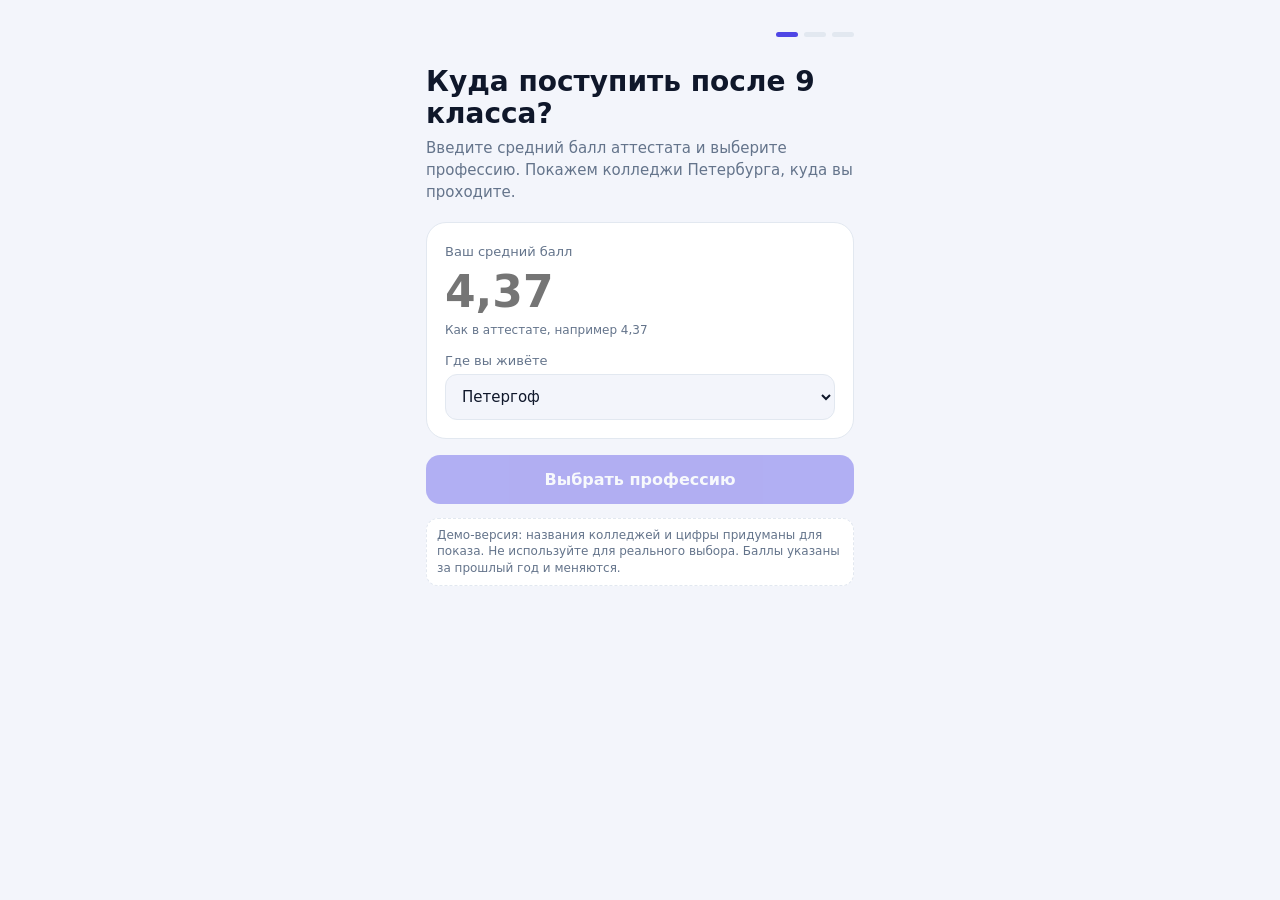
<file: Куда поступить_ колледжи СПб (демо) (1).html>
<!DOCTYPE html>
<html lang="ru"><head>
<meta charset="utf-8">
<meta name="viewport" content="width=device-width,initial-scale=1,viewport-fit=cover">
<title>Куда поступить: колледжи СПб (демо)</title>
<style>
:root{--bg:#f3f5fb;--card:#fff;--tx:#0f172a;--mu:#64748b;--bd:#e2e8f0;--ac:#4f46e5;--ok:#16a34a;--mid:#d97706;--no:#dc2626;box-sizing:border-box;padding-top:env(safe-area-inset-top,0px);padding-bottom:env(safe-area-inset-bottom,0px)}
@media(prefers-color-scheme:dark){:root{--bg:#0b1020;--card:#161d33;--tx:#f1f5f9;--mu:#94a3b8;--bd:#273049;--ac:#818cf8}}
html{scroll-padding-top:env(safe-area-inset-top,0px)}
*{box-sizing:border-box;margin:0;padding:0;font-family:system-ui,-apple-system,"Segoe UI",Roboto,sans-serif}
body{background:var(--bg);color:var(--tx);display:flex;justify-content:center;min-height:100vh}
#app{width:100%;max-width:460px;padding:16px 16px 28px}
.top{display:flex;align-items:center;gap:10px;margin-bottom:14px;min-height:36px}
.back{background:var(--card);border:1px solid var(--bd);color:var(--tx);width:36px;height:36px;border-radius:12px;font-size:18px;cursor:pointer}
.dots{display:flex;gap:6px;margin-left:auto}.dots i{width:22px;height:5px;border-radius:3px;background:var(--bd)}.dots i.on{background:var(--ac)}
.demo{font-size:12px;line-height:1.4;color:var(--mu);background:var(--card);border:1px dashed var(--bd);border-radius:12px;padding:8px 10px;margin-bottom:14px}
h1{font-size:28px;line-height:1.15;margin-bottom:8px}
.sub{color:var(--mu);font-size:15px;line-height:1.45;margin-bottom:18px}
.sb{background:var(--card);border:1px solid var(--bd);border-radius:20px;padding:18px}
.sb label{font-size:13px;color:var(--mu)}
.sb input{width:100%;font-size:44px;font-weight:800;border:none;background:none;color:var(--tx);outline:none;margin:6px 0}
.hint{font-size:12px;color:var(--mu);min-height:16px}.err{color:var(--no)}
.btn{width:100%;margin-top:16px;padding:15px;border:none;border-radius:14px;background:var(--ac);color:#fff;font-size:16px;font-weight:700;cursor:pointer}
.btn:disabled{opacity:.4;cursor:default}.btn.alt{background:var(--card);color:var(--tx);border:1px solid var(--bd)}
.grid{display:grid;grid-template-columns:1fr 1fr;gap:12px}
.pc{border:none;text-align:left;color:#fff;border-radius:20px;padding:14px;cursor:pointer;min-height:176px;display:flex;flex-direction:column;gap:6px;transition:transform .15s}
.pc:active{transform:scale(.97)}.pc b{font-size:16px}.pc span{font-size:12px;line-height:1.35;opacity:.93;flex:1}
.pc em{font-style:normal;font-size:12px;background:rgba(0,0,0,.28);padding:4px 8px;border-radius:10px;align-self:flex-start}.pc .e{font-size:30px}
.bar{display:flex;justify-content:space-between;align-items:center;font-size:13px;color:var(--mu);margin-bottom:8px;gap:8px}
.bar label{display:flex;gap:6px;align-items:center;cursor:pointer}
.stack{position:relative;height:570px}
.card{position:absolute;inset:0;background:var(--card);border:1px solid var(--bd);border-radius:24px;overflow:hidden;touch-action:pan-y;user-select:none;transition:transform .22s,opacity .22s,box-shadow .15s;display:flex;flex-direction:column;cursor:grab}
.card.nx{transform:scale(.95) translateY(12px);opacity:.7;pointer-events:none}
.card.l{box-shadow:0 0 0 3px var(--ok)}.card.r{box-shadow:0 0 0 3px var(--no)}
.hd{height:116px;display:flex;align-items:center;justify-content:center;font-size:54px;position:relative;color:#fff}
.tg{position:absolute;top:12px;font-size:11px;font-weight:700;padding:4px 9px;border-radius:10px;background:rgba(0,0,0,.35)}
.tg.a{left:12px}.tg.b{right:12px}
.bd{padding:14px 16px;display:flex;flex-direction:column;gap:8px;flex:1}
.bd h3{font-size:19px;line-height:1.2}.bd p{font-size:13px;color:var(--mu)}
.st{display:grid;grid-template-columns:1fr 1fr;gap:8px}
.st div{background:var(--bg);border-radius:12px;padding:8px 10px}.st small{display:block;font-size:11px;color:var(--mu)}.st b{font-size:16px}
.ch{font-size:12px;font-weight:700;padding:5px 10px;border-radius:10px;align-self:flex-start;color:#fff}
.ch.ok{background:var(--ok)}.ch.mid{background:var(--mid)}.ch.no{background:var(--no)}
.fl{font-size:12px;color:var(--mid)}
.act{display:flex;gap:10px;margin-top:16px}.act button{flex:1;padding:14px;border:none;border-radius:14px;font-size:20px;cursor:pointer;color:#fff}
.act .u{background:var(--card);color:var(--tx);border:1px solid var(--bd);flex:.6}.act .n{background:var(--no)}.act .y{background:var(--ok)}
.link{background:none;border:none;color:var(--ac);font-size:14px;font-weight:600;cursor:pointer;margin-top:14px;width:100%}
.row{background:var(--card);border:1px solid var(--bd);border-radius:16px;padding:12px 14px;margin-bottom:10px;display:flex;gap:10px;align-items:center}
.row div{flex:1;font-size:13px;line-height:1.45;color:var(--mu)}.row b{font-size:15px;color:var(--tx)}
.x{background:none;border:none;color:var(--mu);font-size:18px;cursor:pointer}
.empty{text-align:center;color:var(--mu);padding:60px 10px;line-height:1.5}
.bd .ds{color:var(--tx);font-size:13px;line-height:1.35}
.sel{width:100%;margin-top:6px;padding:12px;border-radius:12px;border:1px solid var(--bd);background:var(--bg);color:var(--tx);font-size:15px}
.fab{position:fixed;right:16px;bottom:calc(16px + env(safe-area-inset-bottom,0px));background:var(--ac);color:#fff;border:none;border-radius:28px;padding:12px 16px;font-size:15px;font-weight:700;box-shadow:0 6px 20px rgba(0,0,0,.3);cursor:pointer;z-index:5}
.ov{position:fixed;inset:0;background:rgba(0,0,0,.55);z-index:10;display:flex;align-items:flex-end;justify-content:center}
.sh{background:var(--card);border-radius:24px 24px 0 0;width:100%;max-width:520px;max-height:80vh;overflow:auto;padding:16px}
.sh h2{font-size:18px;margin-bottom:10px;display:flex;justify-content:space-between}
.tb{width:100%;border-collapse:collapse;font-size:12px;display:block;overflow-x:auto}
.tb th{color:var(--mu);font-weight:600;text-align:left;padding:6px 8px;white-space:nowrap}.tb td{padding:8px;border-top:1px solid var(--bd);white-space:nowrap}
.tb td.b{color:var(--ok);font-weight:700}
@keyframes up{from{opacity:0;transform:translateY(40px) scale(.96)}to{opacity:1;transform:none}}
@keyframes gr{from{width:0}}
@keyframes pop{from{transform:scale(0)}to{transform:none}}
.fab{animation:pop .4s both}
.cc{background:var(--card);border:1px solid var(--bd);border-radius:20px;margin-bottom:14px;overflow:hidden;animation:up .55s cubic-bezier(.2,.8,.2,1) both}
.ch2{display:flex;gap:12px;align-items:center;padding:14px;color:#fff}.ch2 .em{font-size:30px}.ch2 div{flex:1}.ch2 b{display:block;font-size:15px}.ch2 small{opacity:.85;font-size:12px}.x.w{color:#fff}
.tgs{display:flex;flex-wrap:wrap;gap:6px;padding:10px 14px 0}.tgs span{background:rgba(22,163,74,.15);color:var(--ok);font-size:12px;font-weight:700;padding:4px 9px;border-radius:12px}
.ms{padding:10px 14px}.mt{margin-bottom:9px}.ml{display:flex;justify-content:space-between;font-size:12px;color:var(--mu);margin-bottom:3px}.ml b{color:var(--tx)}.ml b.bs{color:var(--ok)}
.bt{height:7px;background:var(--bd);border-radius:4px;overflow:hidden}.bt i{display:block;height:100%;background:var(--ac);border-radius:4px;animation:gr .9s .3s cubic-bezier(.2,.8,.2,1) both}.bt i.bs{background:var(--ok)}
.mo{width:100%;background:none;border:none;border-top:1px solid var(--bd);padding:12px;color:var(--ac);font-weight:600;font-size:14px;cursor:pointer}.mo span{display:inline-block;transition:transform .3s}.op .mo span{transform:rotate(180deg)}
.more{display:grid;grid-template-rows:0fr;transition:grid-template-rows .45s ease}.op .more{grid-template-rows:1fr}.mi{overflow:hidden;padding:0 14px;font-size:13px;line-height:1.5;color:var(--mu)}.op .mi{padding-bottom:14px}
.mi h4{color:var(--tx);font-size:14px;margin:10px 0 3px}.src{font-size:11px;font-style:italic;margin-top:10px}
.nx2{margin-top:14px}.nx2 .btn{margin-top:8px}
.chips{display:flex;gap:8px;overflow-x:auto;margin-bottom:12px;padding-bottom:4px}.chip{flex:none;border:1px solid var(--bd);background:var(--card);color:var(--tx);border-radius:20px;padding:8px 12px;font-size:13px;cursor:pointer;transition:all .25s}.chip.on{background:var(--ac);color:#fff;border-color:var(--ac)}
.cols{display:flex;gap:12px;overflow-x:auto;scroll-snap-type:x mandatory;margin:0 -16px 12px;padding:0 16px 8px;align-items:flex-start}.col{flex:0 0 88%;scroll-snap-align:center}.col:only-child{flex-basis:100%}
.colh{color:#fff;font-weight:700;padding:11px 14px;border-radius:14px;margin-bottom:10px;display:flex;justify-content:space-between;animation:up .5s both}.colh small{opacity:.85}
.chips.st{position:sticky;top:0;z-index:4;background:var(--bg);padding:8px 0;margin-bottom:8px;scrollbar-width:none}.chips::-webkit-scrollbar,.cols::-webkit-scrollbar{display:none}
.cols{position:relative;scrollbar-width:none}
.chips.st{position:static;padding:0 0 4px}
@keyframes vanish{40%{opacity:.8;transform:scale(.6)}to{opacity:0;transform:scale(.05);height:0;margin-bottom:0;border-radius:50%}}
.cc.out{animation:vanish .38s cubic-bezier(.6,0,.4,1) forwards;overflow:hidden;pointer-events:none}
.na .cc,.na .colh,.na .bt i,.na .fab{animation:none}
.nav{display:flex;align-items:center;gap:8px;margin-bottom:10px}.nav .chips{flex:1;min-width:0;margin:0}.ar{flex:none;width:40px;height:40px;border-radius:50%;border:1px solid var(--bd);background:var(--card);color:var(--tx);font-size:24px;line-height:1;cursor:pointer;transition:transform .15s,background .2s}.ar:hover{background:var(--ac);color:#fff}.ar:active{transform:scale(.88)}
.cc.out{will-change:transform,height}
.chips.st{position:relative}
.pi{background:var(--card);border:1px solid var(--bd);border-radius:18px;padding:16px;margin-top:14px;animation:up .45s both}.pi h3{font-size:18px;margin-bottom:4px}.pi h4{font-size:13px;color:var(--ac);margin:10px 0 2px}.pi p{font-size:14px;line-height:1.5;color:var(--tx)}.pi .btn{margin-top:14px}
</style></head><body><div id="app"></div>
<script>
// ===== ДЕМО-ДАННЫЕ: названия и цифры придуманы. Замените реальными. =====
const C=[['Невский колледж цифровых технологий','Горьковская',0.5,3.5,4.6,'Лаборатории, партнёры из IT, практика со 2 курса.'],['Колледж информационных систем и связи','Московская',1,-7,4.3,'Сильная база по сетям и разработке, многие идут в вузы.'],['Петроградский медицинский колледж','Петроградская',-0.5,4,4.7,'Практика в городских больницах, высокое трудоустройство.'],['Колледж сервиса и гостеприимства','Академическая',4,9,4.2,'Учебные кухни и отель-тренажёр, стажировки в ресторанах.'],['Колледж дизайна и креативных индустрий','Василеостровская',-3,1.5,4.5,'Студии графики и интерьера, выставки студенческих работ.'],['Политехнический колледж энергетики','Площадь Мужества',3,10,4.1,'Мастерские и полигон электромонтажа, договоры с энергокомпаниями.'],['Колледж экономики и права','Сенная площадь',-0.5,-0.5,4,'Практика в бухгалтериях и банках, подготовка по 1С.'],['Автотранспортный колледж','Автово',-5,-8,4.2,'Автомастерские и диагностика, дуальное обучение.'],['Частный колледж «Вектор»','Невский проспект',1,0.5,3.9,'Небольшие группы, гибкий график, помощь с работой.'],['Частный колледж «Акцент»','Лесная',1.5,5.5,3.8,'Вечерние группы и много практики, гибкие сроки.'],['Колледж инфокоммуникаций','Купчино',3,-12,4.2,'Лаборатории сетей и серверов, олимпиады по программированию.'],['Академический колледж IT','Парнас',2,13,4.4,'Проекты с реальными заказчиками, мобильная разработка.'],['Колледж медицины и ухода','Улица Дыбенко',9,-3,4.1,'Симуляционный центр, практика в поликлиниках района.'],['Фармацевтический колледж','Чёрная речка',-1,6.5,4.4,'Лаборатории, стажировки в аптечных сетях.'],['Колледж искусств и моды','Гостиный двор',0,1,4.3,'Мастерские графики и одежды, конкурсы и показы.'],['Школа дизайна «Полотно»','Чернышевская',2,2,3.9,'Современные программы, наставники-практики (частный).'],['Колледж пищевых технологий','Лиговский проспект',1.5,-1,4.2,'Кондитерское производство, практика на заводах.'],['Колледж торговли и ресторанного дела','Спортивная',-1.5,3,4,'Профессиональные кухни, участие в кулинарных чемпионатах.'],['Электротехнический колледж','Ладожская',9,1.5,4.3,'Энергетический полигон, практика в сетевых компаниях.'],['Колледж промышленной автоматики','Выборгская',1,6,4.1,'Станки с ЧПУ, робототехника, WorldSkills.'],['Финансово-экономический колледж','Владимирская',1.5,-1.5,4.3,'Банки, налоги и 1С, практика в бизнес-центрах.'],['Колледж предпринимательства','Приморская',-6,6,3.9,'Бизнес-симуляторы, стажировки в малом бизнесе.'],['Технический колледж автомобилей','Ломоносовская',6,-8,4,'Диагностика и кузовной ремонт, партнёры: автосалоны.'],['Колледж транспорта и логистики','Проспект Ветеранов',-7,-10,4.3,'Сервис грузового транспорта, дуальное обучение.'],['Колледж туризма и сервиса «Балтика»','Адмиралтейская',-1.5,-1.5,4.4,'Языки, практика в отелях и турагентствах.'],['Гостиничный колледж','Парк Победы',1,-5.5,4.1,'Учебный отель, обслуживание мероприятий.']];
const H={'Петергоф':[-22,-14],'Купчино':[3,-12],'Парнас':[2,14],'Девяткино':[14,12],'Центр':[0,0]};
const tmin=c=>{const h=H[S.home];return Math.round(12+Math.hypot(c[2]-h[0],c[3]-h[1])*2.2)};
const C0=[['Невский колледж цифровых технологий','м. Горьковская'],['Колледж информационных систем и связи','м. Московская'],['Петроградский медицинский колледж','м. Петроградская'],['Колледж сервиса и гостеприимства','м. Академическая'],['Колледж дизайна и креативных индустрий','м. Василеостровская'],['Политехнический колледж энергетики','м. Площадь Мужества'],['Колледж экономики и права','м. Сенная площадь'],['Автотранспортный колледж','м. Автово'],['Частный колледж «Вектор»','м. Невский проспект'],['Частный колледж «Акцент»','м. Лесная']];
const P=[
{n:'Программист',e:'💻',g:'#6366f1,#0ea5e9',s:'Информационные системы и программирование',d:'Пишет программы, сайты и приложения. Много логики и работы за компьютером.'},
{n:'Медсестра / медбрат',e:'🩺',g:'#10b981,#0f766e',s:'Сестринское дело',d:'Помогает врачам и ухаживает за пациентами. Ответственность и работа с людьми.'},
{n:'Дизайнер',e:'🎨',g:'#ec4899,#7c3aed',s:'Дизайн (по отраслям)',d:'Делает визуал: графику, интерфейсы, интерьеры. Нужны вкус и портфолио.'},
{n:'Повар-кондитер',e:'🍰',g:'#f59e0b,#dc2626',s:'Поварское и кондитерское дело',d:'Готовит блюда и выпечку в ресторанах и кондитерских. Много практики.'},
{n:'Электрик',e:'⚡',g:'#eab308,#ea580c',s:'Монтаж и эксплуатация электрооборудования',d:'Монтирует и чинит электросети и оборудование. Востребован везде.'},
{n:'Бухгалтер',e:'📊',g:'#0ea5e9,#1d4ed8',s:'Экономика и бухгалтерский учёт',d:'Ведёт учёт денег и документов компании. Точность и аккуратность.'},
{n:'Автомеханик',e:'🚗',g:'#64748b,#0f172a',s:'Техническое обслуживание и ремонт автотранспорта',d:'Диагностирует и ремонтирует машины. Работа руками и с техникой.'},
{n:'Туризм и отели',e:'🧳',g:'#14b8a6,#2563eb',s:'Туризм и гостеприимство',d:'Организует поездки, работает в отелях и сервисе. Общение и языки.'}];
// [профессия, колледж, балл прошлого года, бюджет(1/0), цена в год, пометка]
const M='🩺 Нужна медсправка',D='🎨 Вступительное испытание: рисунок';
const O=[[0,0,4.62,1,0],[0,1,4.48,1,0],[0,10,4.3,1,0],[0,11,4.55,1,0],[0,8,3.6,0,185000],[0,9,3.5,0,165000],[0,11,3.8,0,170000],[1,2,4.71,1,0,M],[1,12,4.35,1,0,M],[1,13,4.5,1,0,M],[1,2,3.9,0,135000,M],[1,9,3.5,0,120000,M],[2,4,4.35,1,0,D],[2,14,4.2,1,0,D],[2,15,3.5,0,210000,D],[2,4,3.8,0,175000,D],[2,8,3.5,0,190000,D],[3,3,4.1,1,0],[3,16,3.9,1,0],[3,17,4.0,1,0],[3,3,3.6,0,125000],[3,9,3.5,0,150000],[4,5,4.2,1,0],[4,18,4.1,1,0],[4,19,4.3,1,0],[4,1,3.7,0,110000],[4,8,3.5,0,125000],[5,6,4.55,1,0],[5,20,4.4,1,0],[5,21,3.9,1,0],[5,6,3.8,0,128000],[5,8,3.5,0,140000],[6,7,4.0,1,0],[6,22,4.0,1,0],[6,23,4.2,1,0],[6,9,3.5,0,118000],[6,23,3.6,0,105000],[7,3,4.3,1,0],[7,24,4.4,1,0],[7,25,4.1,1,0],[7,6,4.2,1,0],[7,8,3.5,0,155000]];
const O0=[[0,0,4.62,1,0,''],[0,1,4.48,1,0,''],[0,8,3.6,0,185000,''],[0,9,3.5,0,165000,''],
[1,2,4.71,1,0,'🩺 Нужна медицинская справка'],[1,2,3.9,0,135000,'🩺 Нужна медицинская справка'],[1,9,3.5,0,120000,'🩺 Нужна медицинская справка'],
[2,4,4.35,1,0,'🎨 Вступительное испытание: рисунок'],[2,4,3.8,0,175000,'🎨 Вступительное испытание: рисунок'],[2,8,3.5,0,210000,'🎨 Нужно портфолио'],
[3,3,4.1,1,0,''],[3,3,3.6,0,125000,''],[3,9,3.5,0,150000,''],
[4,5,4.2,1,0,''],[4,7,4.0,1,0,''],[4,1,3.7,0,110000,''],
[5,6,4.55,1,0,''],[5,6,3.8,0,128000,''],[5,8,3.5,0,140000,''],
[6,7,4.0,1,0,''],[6,5,4.15,1,0,''],[6,9,3.5,0,118000,''],
[7,3,4.3,1,0,''],[7,6,4.2,1,0,''],[7,8,3.5,0,155000,'']];
// =========================================================================
let S;function reset(){S={v:'score',score:null,p:null,all:false,sw:[],fav:[],home:S?S.home:'Петергоф',sheet:false}}reset();
const $=document.getElementById('app'),f=n=>n.toFixed(2).replace('.',',');
const reach=(o)=>S.score>=o[2];
function queue(){return O.map((o,i)=>[o,i]).filter(([o,i])=>o[0]===S.p&&!S.sw.some(s=>s.i===i)&&!S.fav.includes(i)&&(S.all||reach(o))).sort((a,b)=>{const ra=reach(a[0]),rb=reach(b[0]);if(ra!==rb)return ra?-1:1;if(ra)return b[0][3]-a[0][3]||b[0][2]-a[0][2];return a[0][2]-b[0][2]})}
const PI=[['Пишет программы, сайты и приложения, исправляет ошибки и придумывает, как всё это будет работать. Работает за компьютером, часто в команде, может удалённо.','Подойдёт, если вам интересно разбираться в технике, нравится логика и не страшно долго сидеть за ПК.','Колледж даёт базу, дальше многое — самообучение и свои проекты.'],['Помогает врачу, ухаживает за больными, делает уколы и перевязки, следит за состоянием пациентов.','Подойдёт, если вас вдохновляет помогать людям и вы спокойны в стрессовых ситуациях. Работа всегда нужна.','Сменный график, большая ответственность, нужна медсправка при поступлении.'],['Рисует интерфейсы, логотипы, постеры и интерьеры: превращает идею заказчика в красивую и понятную картинку.','Подойдёт, если вы замечаете детали, есть вкус и хочется делать вещи, которые видит много людей.','Часто нужны портфолио и вступительное испытание по рисунку.'],['Готовит блюда и выпечку, следит за качеством продуктов и чистотой на кухне, работает в ресторанах, кафе, на производстве.','Подойдёт, если нравится создавать что-то руками и видеть результат сразу.','Работа на ногах, жара и темп, график часто сменный.'],['Монтирует и чинит проводку, щитки, освещение и оборудование, находит неисправности.','Подойдёт, если вы аккуратны, любите разбираться, как устроены устройства, и цените понятный результат.','Важны техника безопасности и внимательность: ошибка может быть опасной.'],['Ведёт учёт денег компании, счета, налоги и отчёты, часто в программе 1С.','Подойдёт, если вы усидчивы, любите порядок и цифры, боитесь сложных таблиц меньше, чем хаоса.','Нужно следить за изменениями в налогах и законах, очень важна точность.'],['Диагностирует и ремонтирует машины: двигатель, подвеску, электрику, тормоза.','Подойдёт, если вам нравится техника и вы хотите работать руками и головой одновременно.','Работа физическая, масло и грязь — часть профессии; зато навык всегда нужен.'],['Организует поездки, бронирует отели, встречает гостей, консультирует и решает их проблемы.','Подойдёт, если вам легко даётся общение, интересны языки и путешествия.','Много общения с людьми, иногда стресс и неровный график; английский очень пригодится.']];
function info(){if(S.pv===undefined)return '';const p=P[S.pv],t=PI[S.pv],n=O.filter((o,k)=>o[0]===S.pv&&reach(o)&&!S.fav.includes(k)).length;return `<div id="pinfo" class="pi"><h3>${p.e} ${p.n}</h3><h4>Что делает</h4><p>${t[0]}</p><h4>Почему может подойти</h4><p>${t[1]}</p><h4>Что важно знать</h4><p>${t[2]}</p><button class="btn" onclick="pick(${S.pv})">Смотреть колледжи${n?' · '+n:''}</button></div>`}
function selP(i){S.pv=i;render();const e=document.getElementById('pinfo');if(e)e.scrollIntoView({behavior:'smooth',block:'nearest'})}
function setTab(p){S.tab=p;render()}
function hdr(back){const st={score:1,prof:2,cards:3,fav:3}[S.v];return `<div class="top">${back?`<button class="back" onclick="go('${back}')" aria-label="Назад">←</button>`:''}<div class="dots">${[1,2,3].map(i=>`<i class="${i<=st?'on':''}"></i>`).join('')}</div></div>`}
const demo='<div class="demo">Демо-версия: названия колледжей и цифры придуманы для показа. Не используйте для реального выбора. Баллы указаны за прошлый год и меняются.</div>';
function go(v){S.v=v;render();scrollTo(0,0)}
function parse(s){const n=parseFloat(String(s).replace(',','.'));return isNaN(n)?null:n}
function chk(v){const n=parse(v),ok=n!==null&&n>=3&&n<=5;S.score=ok?Math.round(n*100)/100:null;document.getElementById('go').disabled=!ok;document.getElementById('hint').className='hint'+(v&&!ok?' err':'');document.getElementById('hint').textContent=v&&!ok?'Введите число от 3,00 до 5,00':'Как в аттестате, например 4,37'}
function pick(p){S.p=p;S.sw=[];go('cards')}
function fly(l){const c=document.querySelector('.card:not(.nx)');if(!c)return;c.style.transform=`translateX(${l?520:-520}px) rotate(${l?20:-20}deg)`;c.style.opacity=0;setTimeout(()=>act(l),200)}
function act(l){const q=queue();if(!q.length)return;const i=q[0][1];S.sw.push({i,l});if(l&&!S.fav.includes(i))S.fav.push(i);render()}
function undo(){const s=S.sw.pop();if(!s)return;if(s.l)S.fav=S.fav.filter(x=>x!==s.i);render()}
function del(i){S.fav=S.fav.filter(x=>x!==i);render()}
function card(o,i,nx){const p=P[o[0]],c=C[o[1]],d=S.score-o[2],cl=d>=.15?['ok','Высокие шансы']:d>=0?['mid','Шансы средние']:['no','Не хватает '+f(-d)];
return `<div class="card${nx?' nx':''}" data-i="${i}"><div class="hd" style="background:linear-gradient(135deg,${p.g})">${p.e}<span class="tg a">${o[3]?'БЮДЖЕТ':'ПЛАТНОЕ'}</span><span class="tg b">ДЕМО</span></div><div class="bd"><h3>${c[0]}</h3><p>${p.s}</p><p>🚇 м. ${c[1]}</p><p class="ds">${c[5]}</p><div class="st"><div><small>${o[3]?'Проходной балл*':'Мин. балл*'}</small><b>${f(o[2])}</b></div><div><small>Цена в год</small><b>${o[3]?'бесплатно':o[4].toLocaleString('ru-RU')+' ₽'}</b></div><div><small>Качество образования</small><b>⭐ ${f(c[4])}</b></div><div><small>В пути от: ${S.home}</small><b>~${tmin(c)} мин</b></div></div><span class="ch ${cl[0]}">${cl[1]}</span>${o[5]?`<div class="fl">${o[5]}</div>`:''}<p style="font-size:11px">* прошлый год</p></div></div>`}
function bind(el){let sx=0,dx=0,dr=false;
el.addEventListener('pointerdown',e=>{dr=true;sx=e.clientX;el.setPointerCapture(e.pointerId);el.style.transition='none'});
el.addEventListener('pointermove',e=>{if(!dr)return;dx=e.clientX-sx;el.style.transform=`translateX(${dx}px) rotate(${dx*.05}deg)`;el.classList.toggle('l',dx>40);el.classList.toggle('r',dx<-40)});
el.addEventListener('pointerup',()=>{if(!dr)return;dr=false;el.style.transition='';if(Math.abs(dx)>110)fly(dx>0);else{el.style.transform='';el.classList.remove('l','r')}dx=0})}
function render(){let h='';
if(S.v==='score'){h=hdr()+`<h1>Куда поступить после 9 класса?</h1><p class="sub">Введите средний балл аттестата и выберите профессию. Покажем колледжи Петербурга, куда вы проходите.</p><div class="sb"><label for="sc">Ваш средний балл</label><input id="sc" inputmode="decimal" placeholder="4,37" autocomplete="off" value="${S.score!==null?f(S.score):''}" oninput="chk(this.value)" onkeydown="if(event.key==='Enter'&&S.score!==null)go('prof')"><div id="hint" class="hint">Как в аттестате, например 4,37</div><label for="hm" style="display:block;margin-top:14px;font-size:13px;color:var(--mu)">Где вы живёте</label><select id="hm" class="sel" onchange="S.home=this.value">${Object.keys(H).map(k=>`<option${k===S.home?' selected':''}>${k}</option>`).join('')}</select></div><button id="go" class="btn" ${S.score===null?'disabled':''} onclick="go('prof')">Выбрать профессию</button><div style="height:14px"></div>`+demo}
else if(S.v==='prof'){h=hdr('score')+`<h1>Кем хотите стать?</h1><p class="sub">Ваш балл: <b>${f(S.score)}</b>. Выберите профессию, чтобы увидеть колледжи.</p><div class="grid">${P.map((p,i)=>{const n=O.filter((o,k)=>o[0]===i&&reach(o)&&!S.fav.includes(k)).length;return `<button class="pc" style="background:linear-gradient(135deg,${p.g})" onclick="selP(${i})"><div class="e">${p.e}</div><b>${p.n}</b><span>${p.d}</span><em>${n?'Подходит: '+n:O.some(o=>o[0]===i&&reach(o))?'✓ Всё добавлено':'Выше вашего балла'}</em></button>`}).join('')}</div>`+info()+(S.fav.length?`<button class="link" onclick="go('fav')">⚖️ Сравнить (${S.fav.length})</button>`:'')+'<div style="height:12px"></div>'+demo}
else if(S.v==='cards'){const q=queue(),p=P[S.p];h=hdr('prof')+`<div class="bar"><b style="color:var(--tx);font-size:16px">${p.e} ${p.n}</b><label><input type="checkbox" ${S.all?'checked':''} onchange="S.all=this.checked;render()"> и выше моего балла</label></div><div class="stack">${q.length?(q[1]?card(q[1][0],q[1][1],1):'')+card(q[0][0],q[0][1],0):`<div class="empty">🎉 Вы просмотрели всё, что подходит: понравившиеся уже в сравнении.<br>Включите «и выше моего балла» или выберите другую профессию.</div>`}</div><div class="act"><button class="u" onclick="undo()" aria-label="Вернуть">↩</button><button class="n" onclick="fly(false)" aria-label="Нет">✕</button><button class="y" onclick="fly(true)" aria-label="Да">♥</button></div>${S.fav.length?`<div class="nx2"><button class="btn" onclick="go('fav')">⚖️ Сравнить выбранные (${S.fav.length})</button><button class="btn alt" onclick="go('prof')">← К другим профессиям</button></div>`:''}<p class="sub" style="font-size:12px;margin:8px 0 0;text-align:center">Свайп вправо: нравится. Влево: пропустить.</p>`}
else{h=favView();if(0)h=hdr('prof')+`<h1>Мои варианты</h1><p class="sub">Сравните колледжи рядом друг с другом.</p>`+(S.fav.length?S.fav.map(i=>{const o=O[i],c=C[o[1]];return `<div class="row"><div><b>${c[0]}</b><br>${P[o[0]].s}<br>${o[3]?'Бюджет':'Платное: '+o[4].toLocaleString('ru-RU')+' ₽/год'} · балл ${f(o[2])}* · ${c[1]}</div><button class="x" onclick="del(${i})" aria-label="Убрать">✕</button></div>`}).join(''):'<div class="empty">Пока пусто. Нажимайте ♥ на карточках.</div>')+`<button class="btn alt" onclick="go('prof')">Другая профессия</button><button class="btn alt" onclick="reset();render()">Начать заново</button><div style="height:14px"></div>`+demo}
function favView(){const R=S.fav.map(i=>{const o=O[i],c=C[o[1]];return{i,o,c,p:P[o[0]],pr:o[3]?0:o[4],sc:o[2],tm:tmin(c),q:c[4]}});
let h=hdr('prof')+`<h1>⚖️ Сравнение</h1><p class="sub">Выбрано: ${R.length}. Нажмите «Подробнее» у колледжа, чтобы прочитать о нём больше.</p>`;
if(!R.length)return h+`<div class="empty">Пока пусто. Нажимайте ♥ на карточках.</div><button class="btn" onclick="go('prof')">Выбрать профессию</button>`;
let G=R,many=R.length>1;const mn=k=>Math.min(...G.map(r=>r[k])),mx=k=>Math.max(...G.map(r=>r[k]));
const bar=(l,v,b,pc)=>`<div class="mt"><div class="ml"><span>${l}</span><b class="${b?'bs':''}">${v}</b></div><div class="bt"><i class="${b?'bs':''}" style="width:${Math.max(6,pc)}%"></i></div></div>`;
const cardOf=(r,k)=>{const bp=r.pr===mn('pr'),bs=r.sc===mn('sc'),bt=r.tm===mn('tm'),bq=r.q===mx('q');
const tg=[[bp,r.pr?'Лучшая цена':'Бесплатно','💸'],[bt,'Ближе всего к дому','📍'],[bq,'Лучшая оценка','⭐'],[bs,'Проще по баллу','🎯']].filter(a=>a[0]&&many);
const why=tg.length?'Среди ваших вариантов у этого колледжа: '+tg.map(a=>a[1].toLowerCase()).join(', ')+'.':many?'Сбалансированный вариант: нет явных рекордов, но и слабых мест тоже.':'Пока это единственный выбранный колледж, добавьте ещё, чтобы сравнить.';
const txt=`<h4>О колледже</h4><p>${r.c[0]}. ${r.c[5]} Расположен у метро «${r.c[1]}», дорога от района «${S.home}» занимает около ${r.tm} минут.</p><h4>Программа «${r.p.n}»</h4><p>Обучение ${r.o[3]?'бюджетное: места распределяются по среднему баллу аттестата, в прошлом году проходной балл был '+f(r.sc)+'.':'платное: '+r.o[4].toLocaleString('ru-RU')+' ₽ в год, минимальный балл для зачисления '+f(r.sc)+'.'} Учебный план сочетает теорию и практику: с первого года студенты работают в мастерских и лабораториях, на старших курсах проходят стажировку у партнёров колледжа. Выпускникам помогают с трудоустройством и поступлением в вузы.</p><h4>Чем отличается</h4><p>${why} Оценка качества образования: ${f(r.q)} из 5.</p><h4>Документы и сроки</h4><p>Аттестат, паспорт, фотографии 3×4 и заявление.${r.o[5]?' '+r.o[5]+'.':''} Приём документов обычно идёт с июня по август.</p><p class="src">📄 Образец текста «с официального сайта» college${r.o[1]+1}.example.ru. Всё придумано для демо.</p>`;
return `<div class="cc" style="animation-delay:${k*110}ms"><div class="ch2" style="background:linear-gradient(135deg,${r.p.g})"><span class="em">${r.p.e}</span><div><b>${r.c[0]}</b><small>${r.p.n} · м. ${r.c[1]}</small></div><button class="x w" onclick="delCard(${r.i},this)" aria-label="Убрать">✕</button></div><div class="tgs">${tg.map(a=>`<span>${a[2]} ${a[1]}</span>`).join('')}</div><div class="ms">${bar('Цена в год',r.o[3]?'бесплатно':r.pr.toLocaleString('ru-RU')+' ₽',bp&&many,r.pr/(mx('pr')||1)*100)}${bar('Проходной балл*',f(r.sc),bs&&many,(r.sc-3)/2*100)}${bar('В пути от «'+S.home+'»',r.tm+' мин',bt&&many,r.tm/mx('tm')*100)}${bar('Качество образования','⭐ '+f(r.q),bq&&many,r.q/5*100)}</div><button class="mo" onclick="this.closest('.cc').classList.toggle('op')">Подробнее <span>⌄</span></button><div class="more"><div class="mi">${txt}</div></div></div>`};
const ps=[...new Set(R.map(r=>r.o[0]))],tab=ps.includes(S.tab)?S.tab:ps[0];
const grp=p=>{G=R.filter(r=>r.o[0]===p);many=G.length>1;return G.map(cardOf).join('')};
h+=`<div class="nav"><button class="ar" onclick="stepCol(-1)" aria-label="Назад">‹</button><div class="chips st">${ps.map((p,j)=>`<button class="chip ${p===tab?'on':''}" onclick="setTab(${p})">${P[p].e} ${P[p].n} · ${R.filter(r=>r.o[0]===p).length}</button>`).join('')}</div><button class="ar" onclick="stepCol(1)" aria-label="Вперёд">›</button></div>`;
if(tab==='all'){h+=`<div class="cols">${ps.map(p=>`<section class="col" id="col${p}"><div class="colh" style="background:linear-gradient(135deg,${P[p].g})"><span>${P[p].e} ${P[p].n}</span><small>${R.filter(r=>r.o[0]===p).length}</small></div>${grp(p)}</section>`).join('')}</div>`}else h+=`<div id="lst">${grp(tab)}</div>`;
return h+`<button class="btn" onclick="go('prof')">← Выбрать другую профессию</button><button class="btn alt" onclick="reset();render()">Начать заново</button><div style="height:14px"></div>`+demo}
function extra(){if(S.v==='score'||S.v==='fav'||!S.fav.length)return '';return `<button class="fab" onclick="go('fav')">⚖️ Сравнение · ${S.fav.length}</button>`}
function extraOld(){if(S.v==='score'||!S.fav.length){S.sheet=false;return ''}
const s=`<button class="fab" onclick="S.sheet=true;render()">⚖️ Сравнение · ${S.fav.length}</button>`;if(!S.sheet)return s;
const R=S.fav.map(i=>{const o=O[i],c=C[o[1]];return{i,n:c[0],pr:o[3]?0:o[4],sc:o[2],tm:tmin(c),q:c[4],b:o[3]}});
const mn=k=>Math.min(...R.map(r=>r[k])),mx=Math.max(...R.map(r=>r.q)),cl=(r,k,v)=>r[k]===v?' class="b"':'';
return s+`<div class="ov" onclick="S.sheet=false;render()"><div class="sh" onclick="event.stopPropagation()"><h2>Сравнение выбранных <button class="x" onclick="S.sheet=false;render()">✕</button></h2><table class="tb"><tr><th>Колледж</th><th>Цена/год</th><th>Балл*</th><th>В пути</th><th>Оценка</th><th></th></tr>${R.map(r=>`<tr><td>${r.n}</td><td${cl(r,'pr',mn('pr'))}>${r.b?'бесплатно':r.pr.toLocaleString('ru-RU')+' ₽'}</td><td${cl(r,'sc',mn('sc'))}>${f(r.sc)}</td><td${cl(r,'tm',mn('tm'))}>${r.tm} мин</td><td${cl(r,'q',mx)}>⭐ ${f(r.q)}</td><td><button class="x" onclick="del(${r.i})">✕</button></td></tr>`).join('')}</table><p class="hint" style="margin-top:10px">Зелёным отмечено лучшее: дешевле, легче по баллу, ближе от «${S.home}», выше оценка. Время в пути и оценки демо.</p></div></div>`}
window.goCol=function(p){const e=document.getElementById('col'+p);if(e)e.parentElement.scrollTo({left:e.offsetLeft-(e.parentElement.clientWidth-e.offsetWidth)/2,behavior:'smooth'})}
function wireCols(){const a0=document.querySelector('.chip.on');if(a0){const s=a0.parentElement;s.scrollLeft=a0.offsetLeft-s.clientWidth/2+a0.offsetWidth/2}const c=document.querySelector('.cols');if(!c)return;const upd=()=>{const mid=c.scrollLeft+c.clientWidth/2;let best=0,bd=1e9;[...c.children].forEach((e,i)=>{const d=Math.abs(e.offsetLeft+e.offsetWidth/2-mid);if(d<bd){bd=d;best=i}});const bs=document.querySelectorAll('.chip');bs.forEach((b,i)=>b.classList.toggle('on',i===best));const a=bs[best];if(a&&a.parentElement.scrollWidth>a.parentElement.clientWidth)a.parentElement.scrollTo({left:a.offsetLeft-20,behavior:'smooth'})};c.addEventListener('scroll',upd);upd()}
window.stepCol=function(d){const bs=[...document.querySelectorAll('.chip')],i=bs.findIndex(b=>b.classList.contains('on')),t=bs[Math.max(0,Math.min(bs.length-1,i+d))];if(t&&t!==bs[i])t.click();};
window.delCard=function(i,b){const c=b.closest('.cc');if(c.classList.contains('out'))return;S.fav=S.fav.filter(x=>x!==i);c.style.height=c.offsetHeight+'px';c.classList.add('out');setTimeout(()=>{c.classList.add('gone');if(document.querySelector('.cc.out:not(.gone)'))return;const sy=scrollY;S.na=1;render();scrollTo(0,sy)},400)};
window.delCard0=function(i,b){const c=b.closest('.cc'),cl=document.querySelector('.cols'),sx=cl?cl.scrollLeft:0,sy=scrollY;c.style.height=c.offsetHeight+'px';c.classList.add('out');setTimeout(()=>{S.fav=S.fav.filter(x=>x!==i);S.na=1;render();const n=document.querySelector('.cols');if(n){n.style.scrollBehavior='auto';n.scrollLeft=sx}scrollTo(0,sy)},560)}
$.classList.toggle('na',!!S.na);S.na=0;$.innerHTML=h+extra();wireCols();const t=document.querySelector('.card:not(.nx)');if(t)bind(t)}
render();
</script></body></html>
</file>
<file: css/style.css>
:root{--bg:#f3f5fb;--card:#fff;--tx:#0f172a;--mu:#64748b;--bd:#e2e8f0;--ac:#4f46e5;--ok:#16a34a;--mid:#d97706;--no:#dc2626;box-sizing:border-box;padding-top:env(safe-area-inset-top,0px);padding-bottom:env(safe-area-inset-bottom,0px)}
:root[data-theme=dark]{--bg:#0b1020;--card:#161d33;--tx:#f1f5f9;--mu:#94a3b8;--bd:#273049;--ac:#818cf8;color-scheme:dark}
:root[data-theme=light]{color-scheme:light}
html{scroll-padding-top:env(safe-area-inset-top,0px)}
*{box-sizing:border-box;margin:0;padding:0;font-family:system-ui,-apple-system,"Segoe UI",Roboto,sans-serif}
body{background:var(--bg);color:var(--tx);display:flex;justify-content:center;min-height:100vh}
#app{width:100%;max-width:460px;padding:16px 16px 28px}
.top{display:flex;align-items:center;gap:10px;margin-bottom:14px;min-height:36px}
.back{background:var(--card);border:1px solid var(--bd);color:var(--tx);width:36px;height:36px;border-radius:12px;font-size:18px;cursor:pointer}
.dots{display:flex;gap:6px;margin-left:auto}.dots i{width:22px;height:5px;border-radius:3px;background:var(--bd)}.dots i.on{background:var(--ac)}
.demo{font-size:12px;line-height:1.4;color:var(--mu);background:var(--card);border:1px dashed var(--bd);border-radius:12px;padding:8px 10px;margin-bottom:14px}
h1{font-size:28px;line-height:1.15;margin-bottom:8px}
.sub{color:var(--mu);font-size:15px;line-height:1.45;margin-bottom:18px}
.sb{background:var(--card);border:1px solid var(--bd);border-radius:20px;padding:18px}
.sb label{font-size:13px;color:var(--mu)}
.sb input{width:100%;font-size:44px;font-weight:800;border:none;background:none;color:var(--tx);outline:none;margin:6px 0}
.hint{font-size:12px;color:var(--mu);min-height:16px}.err{color:var(--no)}
.btn{width:100%;margin-top:16px;padding:15px;border:none;border-radius:14px;background:var(--ac);color:#fff;font-size:16px;font-weight:700;cursor:pointer}
.btn:disabled{opacity:.4;cursor:default}.btn.alt{background:var(--card);color:var(--tx);border:1px solid var(--bd)}
.grid{display:grid;grid-template-columns:1fr 1fr;gap:12px}
.pc{border:none;text-align:left;color:#fff;border-radius:20px;padding:14px;cursor:pointer;min-height:176px;display:flex;flex-direction:column;gap:6px;transition:transform .15s}
.pc:active{transform:scale(.97)}.pc b{font-size:16px}.pc span{font-size:12px;line-height:1.35;opacity:.93;flex:1}
.pc em{font-style:normal;font-size:12px;background:rgba(0,0,0,.28);padding:4px 8px;border-radius:10px;align-self:flex-start}.pc .e{font-size:30px}
.bar{display:flex;justify-content:space-between;align-items:center;font-size:13px;color:var(--mu);margin-bottom:8px;gap:8px}
.bar label{display:flex;gap:6px;align-items:center;cursor:pointer}
.stack{position:relative;height:620px}
.card{position:absolute;inset:0;background:var(--card);border:1px solid var(--bd);border-radius:24px;overflow:hidden;touch-action:pan-y;user-select:none;transition:transform .22s,opacity .22s,box-shadow .15s;display:flex;flex-direction:column;cursor:grab}
.card.nx{transform:scale(.95) translateY(12px);opacity:.7;pointer-events:none}
.card.l{box-shadow:0 0 0 3px var(--ok)}.card.r{box-shadow:0 0 0 3px var(--no)}
.hd{height:116px;display:flex;align-items:center;justify-content:center;font-size:54px;position:relative;color:#fff}
.tg{position:absolute;top:12px;font-size:11px;font-weight:700;padding:4px 9px;border-radius:10px;background:rgba(0,0,0,.35)}
.tg.a{left:12px}.tg.b{right:12px}
.bd{padding:14px 16px;display:flex;flex-direction:column;gap:8px;flex:1}
.bd h3{font-size:19px;line-height:1.2}.bd p{font-size:13px;color:var(--mu)}
.st{display:grid;grid-template-columns:1fr 1fr;gap:8px}
.st div{background:var(--bg);border-radius:12px;padding:8px 10px}.st small{display:block;font-size:11px;color:var(--mu)}.st b{font-size:16px}
.ch{font-size:12px;font-weight:700;padding:5px 10px;border-radius:10px;align-self:flex-start;color:#fff}
.ch.ok{background:var(--ok)}.ch.mid{background:var(--mid)}.ch.no{background:var(--no)}
.fl{font-size:12px;color:var(--mid)}
.act{display:flex;gap:10px;margin-top:16px}.act button{flex:1;padding:14px;border:none;border-radius:14px;font-size:20px;cursor:pointer;color:#fff}
.act .u{background:var(--card);color:var(--tx);border:1px solid var(--bd);flex:.6}.act .n{background:var(--no)}.act .y{background:var(--ok)}
.link{background:none;border:none;color:var(--ac);font-size:14px;font-weight:600;cursor:pointer;margin-top:14px;width:100%}
.row{background:var(--card);border:1px solid var(--bd);border-radius:16px;padding:12px 14px;margin-bottom:10px;display:flex;gap:10px;align-items:center}
.row div{flex:1;font-size:13px;line-height:1.45;color:var(--mu)}.row b{font-size:15px;color:var(--tx)}
.x{background:none;border:none;color:var(--mu);font-size:18px;cursor:pointer}
.empty{text-align:center;color:var(--mu);padding:60px 10px;line-height:1.5}
.bd .ds{color:var(--tx);font-size:13px;line-height:1.35}
.sel{width:100%;margin-top:6px;padding:12px;border-radius:12px;border:1px solid var(--bd);background:var(--bg);color:var(--tx);font-size:15px}.swTabs{display:flex;gap:8px;margin-bottom:14px}.swTabs button{flex:1;padding:12px 10px;border-radius:14px;border:1px solid var(--bd);background:var(--card);color:var(--tx);font-size:14px;font-weight:700;cursor:pointer;transition:all .2s}.swTabs button.on{background:var(--ac);color:#fff;border-color:var(--ac)}.kb{display:inline-block;font-size:12px;font-weight:700;color:var(--ac);background:var(--card);border:1px solid var(--bd);padding:5px 11px;border-radius:10px;margin-bottom:10px}
.fab{position:fixed;right:16px;bottom:calc(16px + env(safe-area-inset-bottom,0px));background:var(--ac);color:#fff;border:none;border-radius:28px;padding:12px 16px;font-size:15px;font-weight:700;box-shadow:0 6px 20px rgba(0,0,0,.3);cursor:pointer;z-index:5}
.ov{position:fixed;inset:0;background:rgba(0,0,0,.55);z-index:10;display:flex;align-items:flex-end;justify-content:center}
.sh{background:var(--card);border-radius:24px 24px 0 0;width:100%;max-width:520px;max-height:80vh;overflow:auto;padding:16px}
.sh h2{font-size:18px;margin-bottom:10px;display:flex;justify-content:space-between}
.tb{width:100%;border-collapse:collapse;font-size:12px;display:block;overflow-x:auto}
.tb th{color:var(--mu);font-weight:600;text-align:left;padding:6px 8px;white-space:nowrap}.tb td{padding:8px;border-top:1px solid var(--bd);white-space:nowrap}
.tb td.b{color:var(--ok);font-weight:700}
@keyframes up{from{opacity:0;transform:translateY(40px) scale(.96)}to{opacity:1;transform:none}}
@keyframes gr{from{width:0}}
@keyframes pop{from{transform:scale(0)}to{transform:none}}
.fab{animation:pop .4s both}
.cc{background:var(--card);border:1px solid var(--bd);border-radius:20px;margin-bottom:14px;overflow:hidden;animation:up .55s cubic-bezier(.2,.8,.2,1) both}
.ch2{display:flex;gap:12px;align-items:center;padding:14px;color:#fff}.ch2 .em{font-size:30px}.ch2 div{flex:1}.ch2 b{display:block;font-size:15px}.ch2 small{opacity:.85;font-size:12px}.x.w{color:#fff}
.tgs{display:flex;flex-wrap:wrap;gap:6px;padding:10px 14px 0}.tgs span{background:rgba(22,163,74,.15);color:var(--ok);font-size:12px;font-weight:700;padding:4px 9px;border-radius:12px}
.ms{padding:10px 14px}.mt{margin-bottom:9px}.ml{display:flex;justify-content:space-between;font-size:12px;color:var(--mu);margin-bottom:3px}.ml b{color:var(--tx)}.ml b.bs{color:var(--ok)}
.bt{height:7px;background:var(--bd);border-radius:4px;overflow:hidden}.bt i{display:block;height:100%;background:var(--ac);border-radius:4px;animation:gr .9s .3s cubic-bezier(.2,.8,.2,1) both}.bt i.bs{background:var(--ok)}
.mo{width:100%;background:none;border:none;border-top:1px solid var(--bd);padding:12px;color:var(--ac);font-weight:600;font-size:14px;cursor:pointer}.mo span{display:inline-block;transition:transform .3s}.op .mo span{transform:rotate(180deg)}
.more{display:grid;grid-template-rows:0fr;transition:grid-template-rows .45s ease}.op .more{grid-template-rows:1fr}.mi{overflow:hidden;padding:0 14px;font-size:13px;line-height:1.5;color:var(--mu)}.op .mi{padding-bottom:14px}
.mi h4{color:var(--tx);font-size:14px;margin:10px 0 3px}.src{font-size:11px;font-style:italic;margin-top:10px}
.nx2{margin-top:14px}.nx2 .btn{margin-top:8px}
.chips{display:flex;gap:8px;overflow-x:auto;margin-bottom:12px;padding-bottom:4px}.chip{flex:none;border:1px solid var(--bd);background:var(--card);color:var(--tx);border-radius:20px;padding:8px 12px;font-size:13px;cursor:pointer;transition:all .25s}.chip.on{background:var(--ac);color:#fff;border-color:var(--ac)}
.cols{display:flex;gap:12px;overflow-x:auto;scroll-snap-type:x mandatory;margin:0 -16px 12px;padding:0 16px 8px;align-items:flex-start}.col{flex:0 0 88%;scroll-snap-align:center}.col:only-child{flex-basis:100%}
.colh{color:#fff;font-weight:700;padding:11px 14px;border-radius:14px;margin-bottom:10px;display:flex;justify-content:space-between;animation:up .5s both}.colh small{opacity:.85}
.chips.st{position:sticky;top:0;z-index:4;background:none;padding:8px 0;margin-bottom:8px;scrollbar-width:none}.chips::-webkit-scrollbar,.cols::-webkit-scrollbar{display:none}
.cols{position:relative;scrollbar-width:none}
.chips.st{position:static;padding:0 0 4px}
@keyframes vanish{40%{opacity:.8;transform:scale(.6)}to{opacity:0;transform:scale(.05);height:0;margin-bottom:0;border-radius:50%}}
.cc.out{animation:vanish .38s cubic-bezier(.6,0,.4,1) forwards;overflow:hidden;pointer-events:none}
.na .cc,.na .colh,.na .bt i,.na .fab{animation:none}
.nav{display:flex;align-items:center;gap:8px;margin-bottom:10px}.nav .chips{flex:1;min-width:0;margin:0}.ar{flex:none;width:40px;height:40px;border-radius:50%;border:1px solid var(--bd);background:var(--card);color:var(--tx);font-size:24px;line-height:1;cursor:pointer;transition:transform .15s,background .2s}.ar:hover{background:var(--ac);color:#fff}.ar:active{transform:scale(.88)}
.cc.out{will-change:transform,height}
.chips.st{position:relative}
.pi{background:var(--card);border:1px solid var(--bd);border-radius:18px;padding:16px;margin-top:14px;animation:up .45s both}.pi h3{font-size:18px;margin-bottom:4px}.pi h4{font-size:13px;color:var(--ac);margin:10px 0 2px}.pi p{font-size:14px;line-height:1.5;color:var(--tx)}.pi .btn{margin-top:14px}
.steps{display:flex;gap:6px;margin-bottom:14px}.stp{flex:1;border:1px solid var(--bd);background:var(--card);color:var(--mu);border-radius:12px;padding:8px 4px;font-size:12px;line-height:1.2;cursor:pointer;transition:all .25s}.stp b{display:block;font-size:15px;color:var(--tx)}.stp.on{background:var(--ac);color:#fff;border-color:var(--ac)}.stp.on b{color:#fff}.stp.dn{border-color:var(--ac);color:var(--ac)}.stp:disabled{opacity:.4;cursor:default}
.pc{position:relative}.inf{position:absolute;top:10px;right:10px;width:32px;height:32px;border-radius:50%;background:rgba(0,0,0,.3);display:flex;align-items:center;justify-content:center;font-size:16px}
.dwo{position:fixed;inset:0;background:rgba(0,0,0,.45);z-index:20;display:flex;justify-content:flex-end;animation:fd .25s both}.dw{width:min(420px,100%);height:100%;background:var(--card);padding:20px;overflow:auto;animation:sl .35s cubic-bezier(.2,.8,.2,1) both}
@keyframes sl{from{transform:translateX(100%)}}@keyframes su{from{transform:translateY(100%)}}@keyframes fd{from{opacity:0}}
@media(max-width:600px){.dwo{align-items:flex-end}.dw{height:auto;max-height:85vh;border-radius:22px 22px 0 0;animation-name:su}}
.dw h3{font-size:22px}.dw h4{font-size:13px;color:var(--ac);margin:14px 0 3px}.dw p{font-size:14px;line-height:1.55}
.act .u{flex:1.6;font-size:15px;font-weight:700}.act button:disabled{opacity:.35;cursor:default}
.card{perspective:1200px}.in{position:absolute;inset:0;transform-style:preserve-3d;transition:transform .55s cubic-bezier(.3,.7,.2,1)}.card.fp .in{transform:rotateY(180deg)}
.face{position:absolute;inset:0;backface-visibility:hidden;-webkit-backface-visibility:hidden;display:flex;flex-direction:column;border-radius:24px;overflow:hidden;background:var(--card)}.face.bk{transform:rotateY(180deg);padding:18px;overflow:auto;display:block}
.br{display:flex;justify-content:space-between;gap:10px;padding:8px 0;border-top:1px solid var(--bd);font-size:13px}.br span{color:var(--mu)}.br b{text-align:right}
.flp{margin-top:auto;border:1.5px solid var(--ac);color:var(--ac);border-radius:12px;padding:10px;text-align:center;font-size:14px;font-weight:700}.face.bk .flp{margin-top:14px}
.srt{display:flex;align-items:center;gap:8px;margin-bottom:10px;font-size:13px;color:var(--mu)}.srt .sel{margin:0;flex:1}
@media(min-width:900px){#app{max-width:960px;padding:20px 34px 28px}h1{font-size:34px}.grid{grid-template-columns:repeat(4,1fr)}.pc{min-height:150px}.sub{max-width:640px}.btn{max-width:520px;margin-left:auto;margin-right:auto}.stack,.bar,.act,.nx2{max-width:640px;margin-left:auto;margin-right:auto}.stack{height:clamp(440px,calc(100vh - 300px),560px)}.hd{height:84px;font-size:44px}.bd{padding:12px 16px;gap:6px}.st{grid-template-columns:repeat(4,1fr)}.face.bk{padding:14px 18px}.act{margin-top:12px}.nx2{display:flex;gap:10px;margin-top:10px}.nx2 .btn{flex:1;margin-top:0;max-width:none}#lst{display:grid;grid-template-columns:1fr 1fr;gap:14px;align-items:start}#lst .cc{margin-bottom:0;display:flex;flex-direction:column}#lst .cc .ms{flex:1}#lst .ch2{min-height:84px}#lst .tgs{min-height:44px;align-content:flex-start}.srt,.nav{max-width:720px}}
@media(min-width:1280px){#app{max-width:1180px}#lst{grid-template-columns:1fr 1fr 1fr}}

/* Единое правило выравнивания: шапка и широкие блоки занимают всю ширину, узкие блоки (форма балла, карточки) по центру, текст внутри слева */
.tbar{display:flex;justify-content:space-between;align-items:center;margin-bottom:10px;min-height:36px}.tbar .kb{margin:0}
.th{width:36px;height:36px;border-radius:50%;border:1px solid var(--bd);background:var(--card);color:var(--tx);font-size:17px;line-height:1;cursor:pointer;margin-left:auto}.th:hover{border-color:var(--ac)}
.nw{max-width:560px;margin:0 auto}.nw .swTabs,.nw .sb,.nw .sub,.nw .btn{max-width:none}
/* ВРЕМЕННО СКРЫТО: мелкие серые пояснения (тексты остаются в коде). Чтобы вернуть, удалите эту строку. */
.demo,.fine,.src,.hint:not(.err),.sub{display:none}

/* ===== ДИЗАЙН «чистый свет» (по мотивам сайта Л-Пак): белые светящиеся карточки, один яркий синий акцент, мягкие тени ===== */
:root{--bg:#f2f4fd;--card:#fff;--tx:#0e1230;--mu:#68709a;--bd:#e4e7f8;--ac:#4149f2;--soft:#eceeff;--glow:rgba(65,73,242,.18);--sh:0 14px 44px rgba(65,73,242,.12),0 2px 8px rgba(14,18,48,.05);--dot:rgba(14,18,48,.055)}
:root[data-theme=dark]{--bg:#0a0d1f;--card:#131833;--tx:#eef0ff;--mu:#9aa1cc;--bd:#252b52;--ac:#7a82ff;--soft:#1c2248;--glow:rgba(122,130,255,.2);--sh:0 14px 44px rgba(0,0,0,.5);color-scheme:dark;--dot:rgba(238,240,255,.07)}
body{background-color:var(--bg);background-image:radial-gradient(1100px 560px at 50% -180px,var(--glow),transparent 70%),radial-gradient(260px 260px at 94% 0%,rgba(255,95,174,.16),transparent 70%),radial-gradient(220px 220px at 2% 58%,rgba(54,226,199,.13),transparent 70%),radial-gradient(var(--dot) 1.3px,transparent 1.6px);background-repeat:no-repeat,no-repeat,no-repeat,repeat;background-position:50% -180px,94% 0%,2% 58%,0 0;background-size:auto,auto,auto,28px 28px;background-attachment:fixed,fixed,fixed,fixed}
h1{letter-spacing:-.04em;font-weight:900;background:linear-gradient(135deg,var(--tx) 45%,var(--ac));-webkit-background-clip:text;background-clip:text;-webkit-text-fill-color:transparent}
.sb,.card,.cc,.pc,.pi,.row,.stp,.th{box-shadow:var(--sh)}
.sb,.cc,.pi{border-radius:24px}
.sb input{caret-color:var(--ac)}
.btn{border-radius:16px;box-shadow:0 10px 28px rgba(65,73,242,.32);transition:transform .15s,box-shadow .2s}.btn:hover:not(:disabled){transform:translateY(-1px);box-shadow:0 14px 34px rgba(65,73,242,.4)}.btn.alt,.btn:disabled{box-shadow:none}
#go::after{content:"  →"}
.kb{background:var(--soft);border-color:transparent;color:var(--ac)}
.th{border-color:transparent}
.swTabs{background:var(--soft);padding:4px;border-radius:18px;gap:4px}.swTabs button{border:none;background:transparent;color:var(--mu);border-radius:14px}.swTabs button.on{background:var(--card);color:var(--ac);box-shadow:0 4px 14px var(--glow)}
.steps{gap:8px}.stp{border-radius:16px;padding:10px 6px;border-color:transparent}
.stp b{display:inline-flex;width:26px;height:26px;border-radius:8px;background:var(--soft);color:var(--ac);align-items:center;justify-content:center;margin-bottom:3px}
.stp.on{box-shadow:0 10px 28px var(--glow)}.stp.on b{background:rgba(255,255,255,.22);color:#fff}.stp.dn{border-color:transparent}.stp.dn b{background:var(--ac);color:#fff}
.pc{background:var(--card)!important;color:var(--tx);border:1px solid var(--bd);transition:transform .2s,box-shadow .2s}.pc:hover{transform:translateY(-3px);box-shadow:0 18px 50px var(--glow)}
.pc span{color:var(--mu);opacity:1}.pc em{background:var(--soft);color:var(--ac);font-weight:700}
.pc .e{width:52px;height:52px;border-radius:16px;background:var(--soft);display:flex;align-items:center;justify-content:center;font-size:28px}
.inf{background:var(--soft)}
.hd{background:linear-gradient(180deg,var(--soft),var(--card))!important}
.ch2{background:var(--card)!important;color:var(--tx);border-bottom:1px solid var(--bd)}.ch2 small{color:var(--mu);opacity:1}.x.w{color:var(--mu)}
.bt{height:8px}
@media(min-width:900px){h1{font-size:44px}}

/* Единый жирноватый шрифт для трёх главных вкладок — одинаково на телефоне и на вебе */
.stp{font-weight:600;letter-spacing:-.01em}
.stp b{font-weight:800;font-size:15px}

/* Анимация перехода между экранами: вкладки "улетают" в сторону, сравнение тоже */
@keyframes scrInR{from{opacity:.45;transform:translateX(30px)}to{opacity:1;transform:none}}
@keyframes scrInL{from{opacity:.45;transform:translateX(-30px)}to{opacity:1;transform:none}}
@keyframes scrFade{from{opacity:.45}to{opacity:1}}
.scr{animation:scrInR .3s cubic-bezier(.22,.8,.25,1) both}
.scr[data-dir="-1"]{animation-name:scrInL}
.scr[data-dir="0"]{animation:scrFade .2s ease both}

/* Закрытие панели с информацией — та же анимация, но в обратную сторону */
.dwo.closing{animation:fd .22s ease reverse both}
.dwo.closing .dw{animation:sl .28s cubic-bezier(.3,0,.5,1) reverse both}
@media(max-width:600px){.dwo.closing .dw{animation:su .28s cubic-bezier(.3,0,.5,1) reverse both}}

/* Редизайн первого экрана (ввод балла) — светлая тема, но смелее: крупная типографика, акцентные пятна, объёмная карточка ввода */
.nw{position:relative}
.nw::before{content:"";position:absolute;top:-70px;right:-50px;width:230px;height:230px;border-radius:50%;background:radial-gradient(circle at 30% 30%,#ff5fae,#4149f2 60%,transparent 72%);opacity:.3;filter:blur(2px);pointer-events:none;z-index:-1}
.nw::after{content:"";position:absolute;top:240px;left:-60px;width:190px;height:190px;border-radius:50%;background:radial-gradient(circle at 60% 40%,#36e2c7,#4149f2 55%,transparent 70%);opacity:.24;filter:blur(2px);pointer-events:none;z-index:-1}
.nw h1{font-size:36px;line-height:1.04;margin-bottom:12px}
.nw .sub{font-size:16px;font-weight:500}
.nw .swTabs{padding:6px;border-radius:20px}
.nw .swTabs button{padding:14px 10px;font-size:15px;font-weight:800;border-radius:16px}
.nw .sb{padding:26px;border-radius:28px;border:1.5px solid var(--bd);position:relative;overflow:hidden;box-shadow:0 20px 56px rgba(65,73,242,.16),0 2px 8px rgba(14,18,48,.06)}
.nw .sb::before{content:"";position:absolute;inset:0;background:linear-gradient(135deg,var(--glow),transparent 55%);pointer-events:none}
.nw .sb input{font-size:54px}
.nw .btn{font-size:19px;padding:19px;border-radius:18px;background:linear-gradient(135deg,var(--ac),#6a5bff);box-shadow:0 18px 44px rgba(65,73,242,.45);transition:transform .15s,box-shadow .2s}
.nw .btn:hover:not(:disabled){box-shadow:0 22px 54px rgba(65,73,242,.55);transform:translateY(-2px)}
@media(min-width:900px){.nw h1{font-size:60px}.nw .sb input{font-size:64px}}

/* Та же смелость — на экране профессий и свайп-карточках/сравнении */
.pc{border-radius:24px;box-shadow:0 16px 44px rgba(65,73,242,.15),0 2px 8px rgba(14,18,48,.05)}
.pc:hover{box-shadow:0 22px 58px rgba(65,73,242,.24)}
.pc b{font-weight:800}
.card{border-radius:28px;box-shadow:0 20px 54px rgba(65,73,242,.16),0 2px 10px rgba(14,18,48,.06)}
.bd h3{font-weight:800}
.cc{box-shadow:0 18px 48px rgba(65,73,242,.14),0 2px 8px rgba(14,18,48,.05)}
.act .y,.act .n{box-shadow:0 10px 26px rgba(14,18,48,.18);transition:transform .15s,box-shadow .2s}
.act .y:active,.act .n:active{transform:scale(.93)}

/* Чуть крупнее текст и отступы на вебе — на телефоне не трогаем */
@media(min-width:900px){
.sub{font-size:16px}
.bd h3{font-size:21px}.bd p{font-size:14px}
.st div{padding:10px 12px}.st small{font-size:12px}.st b{font-size:17px}
.pc{padding:16px}.pc b{font-size:17px}.pc span{font-size:13px}.pc em{font-size:13px}
.ch2{padding:16px}.ch2 b{font-size:16px}.ch2 small{font-size:13px}
.tgs span{font-size:13px;padding:5px 10px}
.ml{font-size:13px}.ml b{font-size:14.5px}
.mo{font-size:15px;padding:14px}.mi{font-size:14px}.mi h4{font-size:15px}
.stp{font-size:13px;padding:11px 6px}.stp b{font-size:16px}
.btn{font-size:17px;padding:16px}
.sb{padding:22px}.sb input{font-size:50px}.sb label{font-size:14px}
.br{font-size:14px}.dw h3{font-size:24px}.dw h4{font-size:14px}.dw p{font-size:15px}
}
</file>
